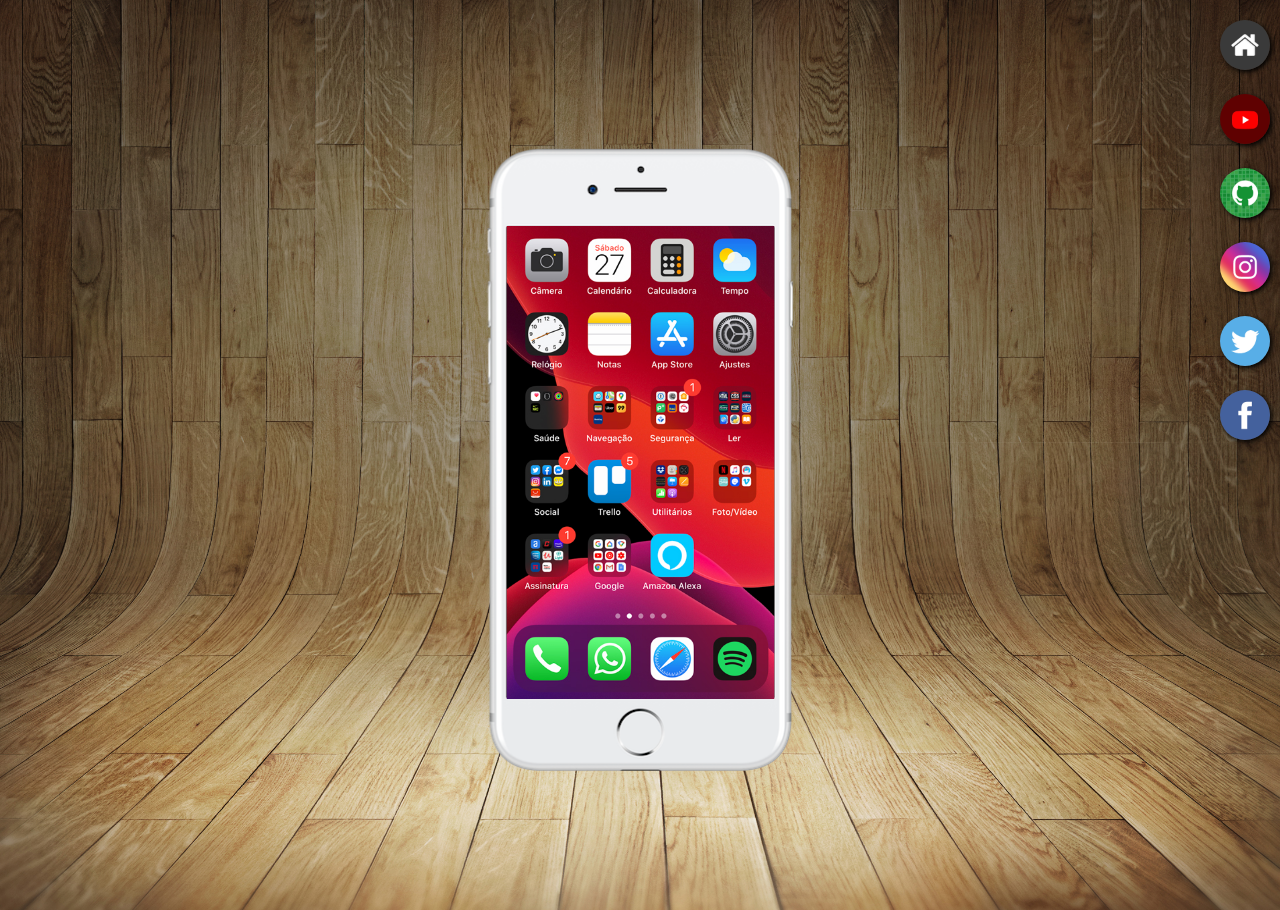
<file: index.html>
<!DOCTYPE html>
<html lang="en">
<head>
    <meta charset="UTF-8">
    <meta name="viewport" content="width=device-width, initial-scale=1.0">
    <link rel="shortcut icon" href="favicon.ico" type="image/x-icon">
    <link rel="stylesheet" href="Estilos/style.css">
    <title>Projecto Redes Sociais</title>
</head>
<body>
    <main>
        <section id="telefone">
            <iframe src="home.html" frameborder="0" name="tela" id="tela"></iframe>
        </section>

        <section id="redesSociais">
            <a href="home.html" target="tela"><img src="imagens/logo-home.jpg" alt="Home"></a><br>

            <a href="youtube.html" target="tela"><img src="imagens/logo-youtube.jpg" alt="Youtube"></a><br>

            <a href="github.html" target="tela"><img src="imagens/logo-github.jpg" alt="Github"></a><br>

            <a href="instagram.html" target="tela"><img src="imagens/logo-instagram.jpg" alt="Instagram"></a><br>

            <a href="twitter.html" target="tela"><img src="imagens/logo-twitter.jpg" alt="Twitter"></a><br>

            <a href="facebook.html" target="tela"><img src="imagens/logo-facebook.jpg" alt="Facebook"></a><br>
        </section>
    </main>
</body>
</html>
</file>
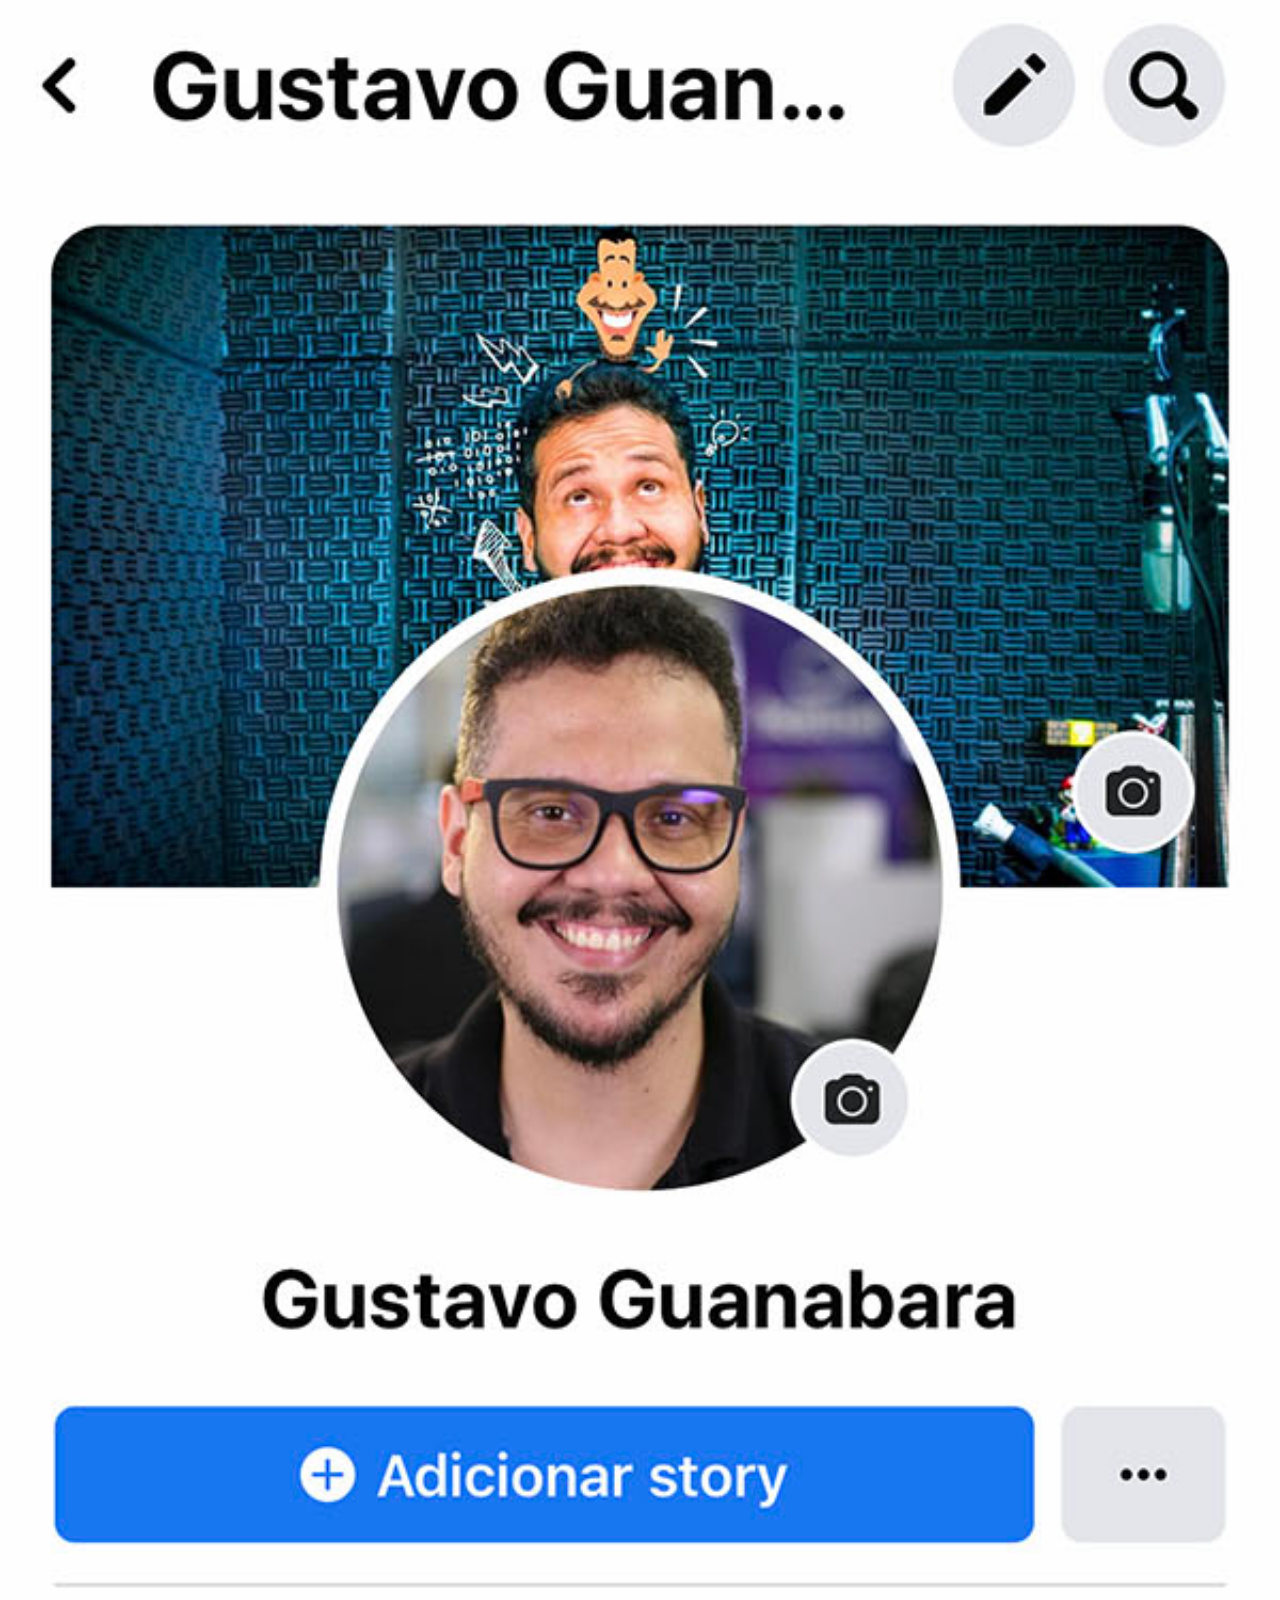
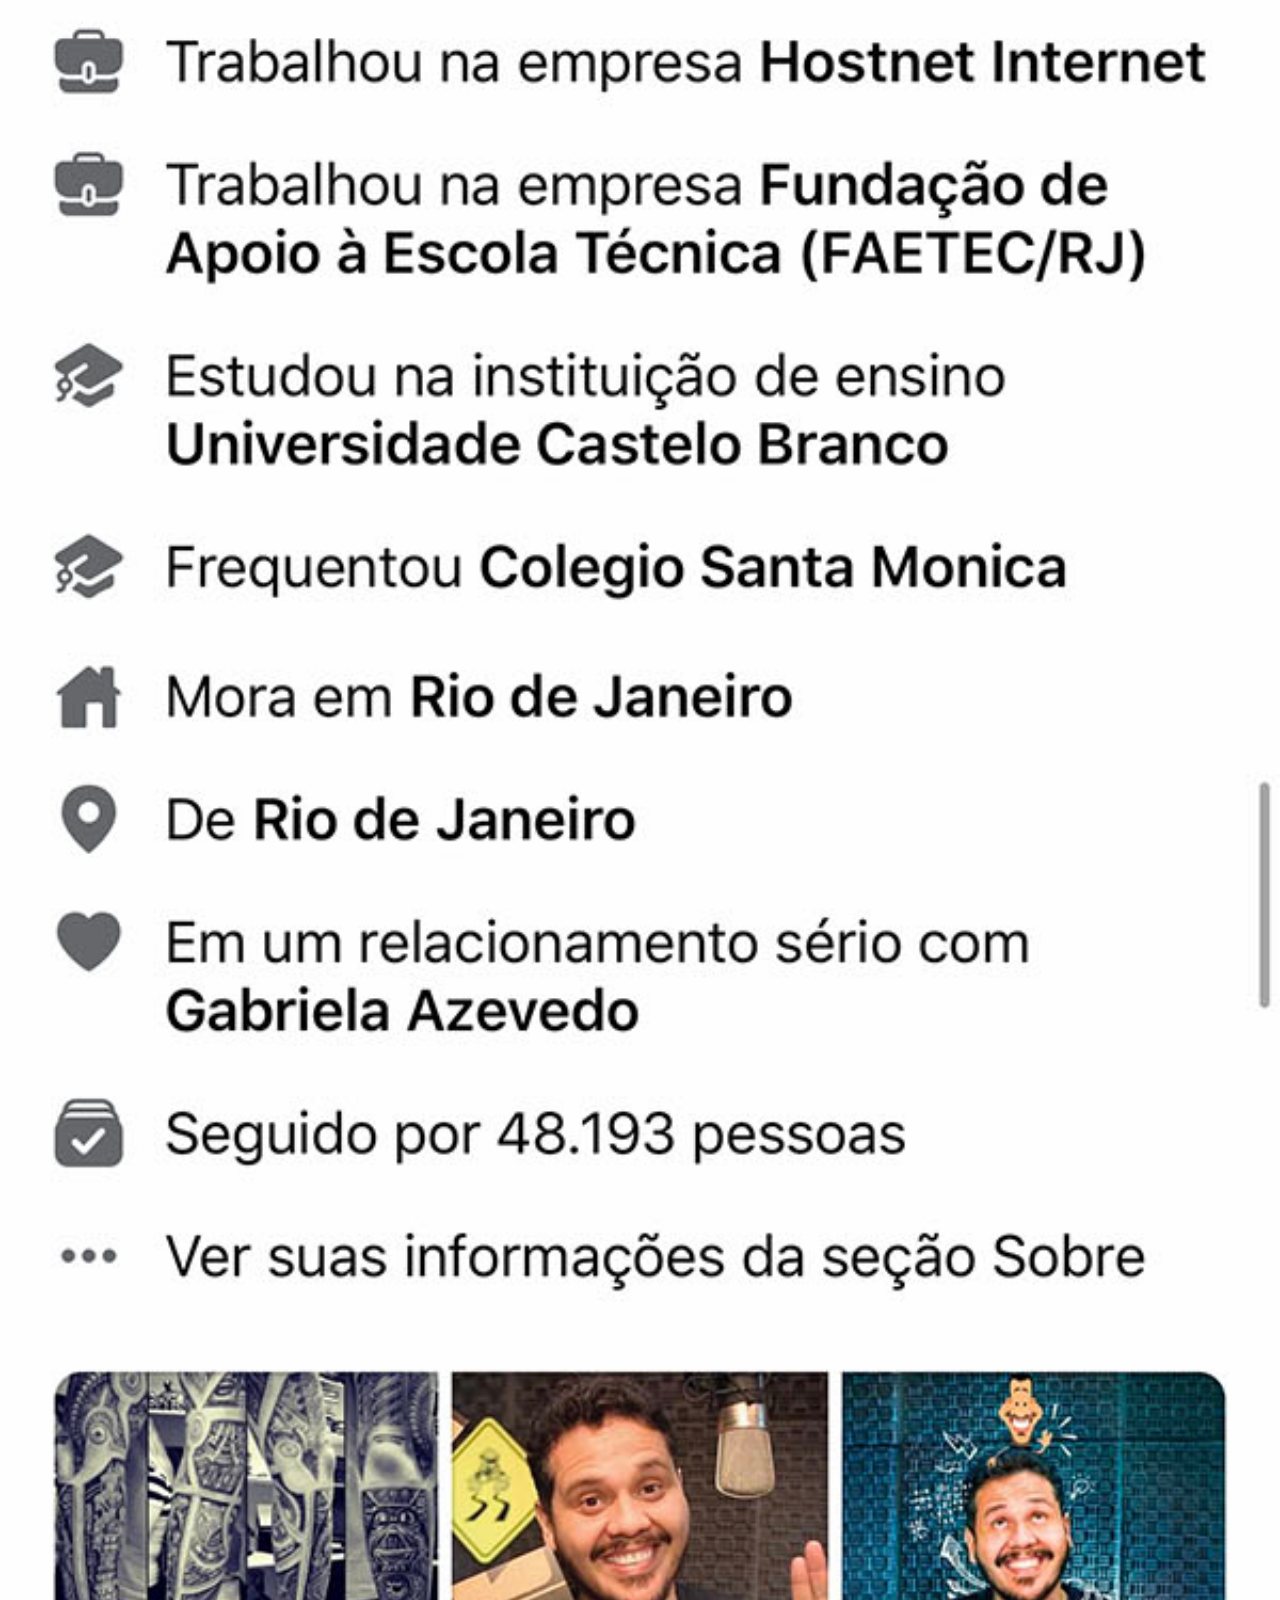
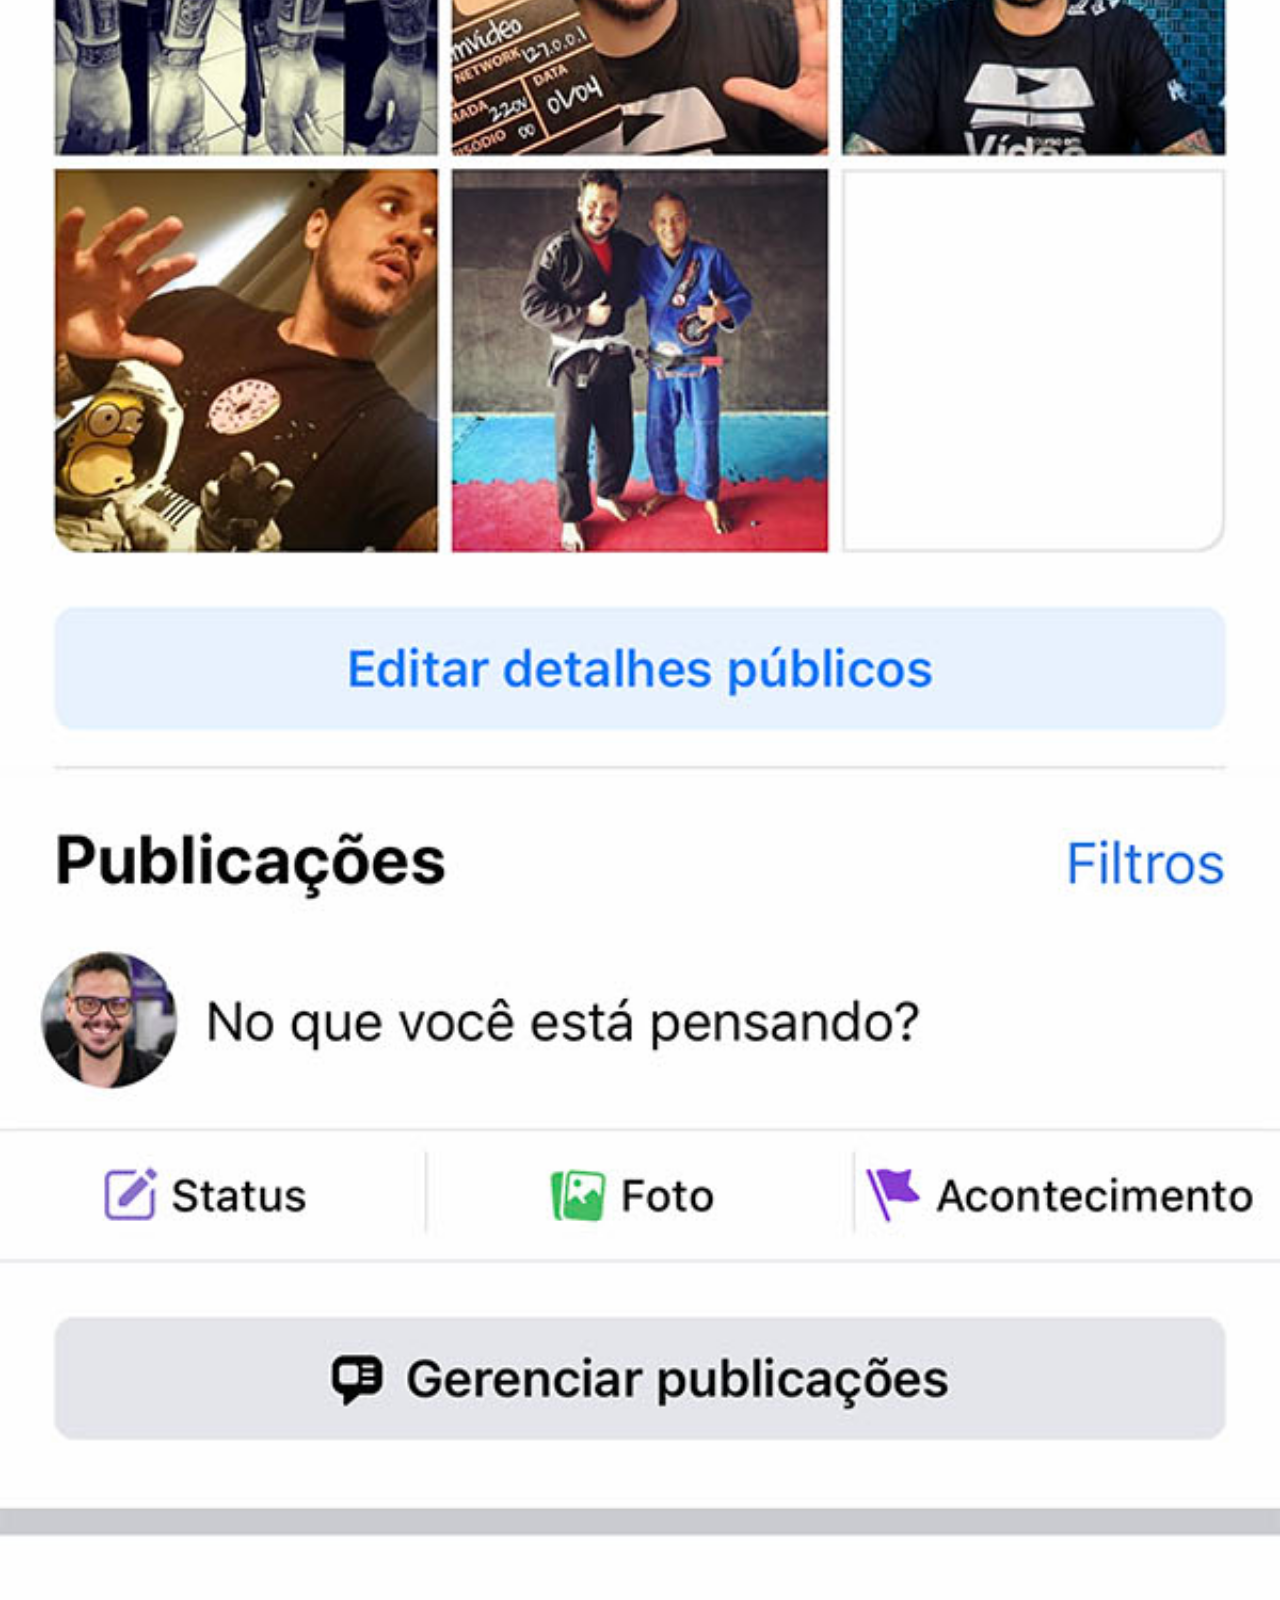
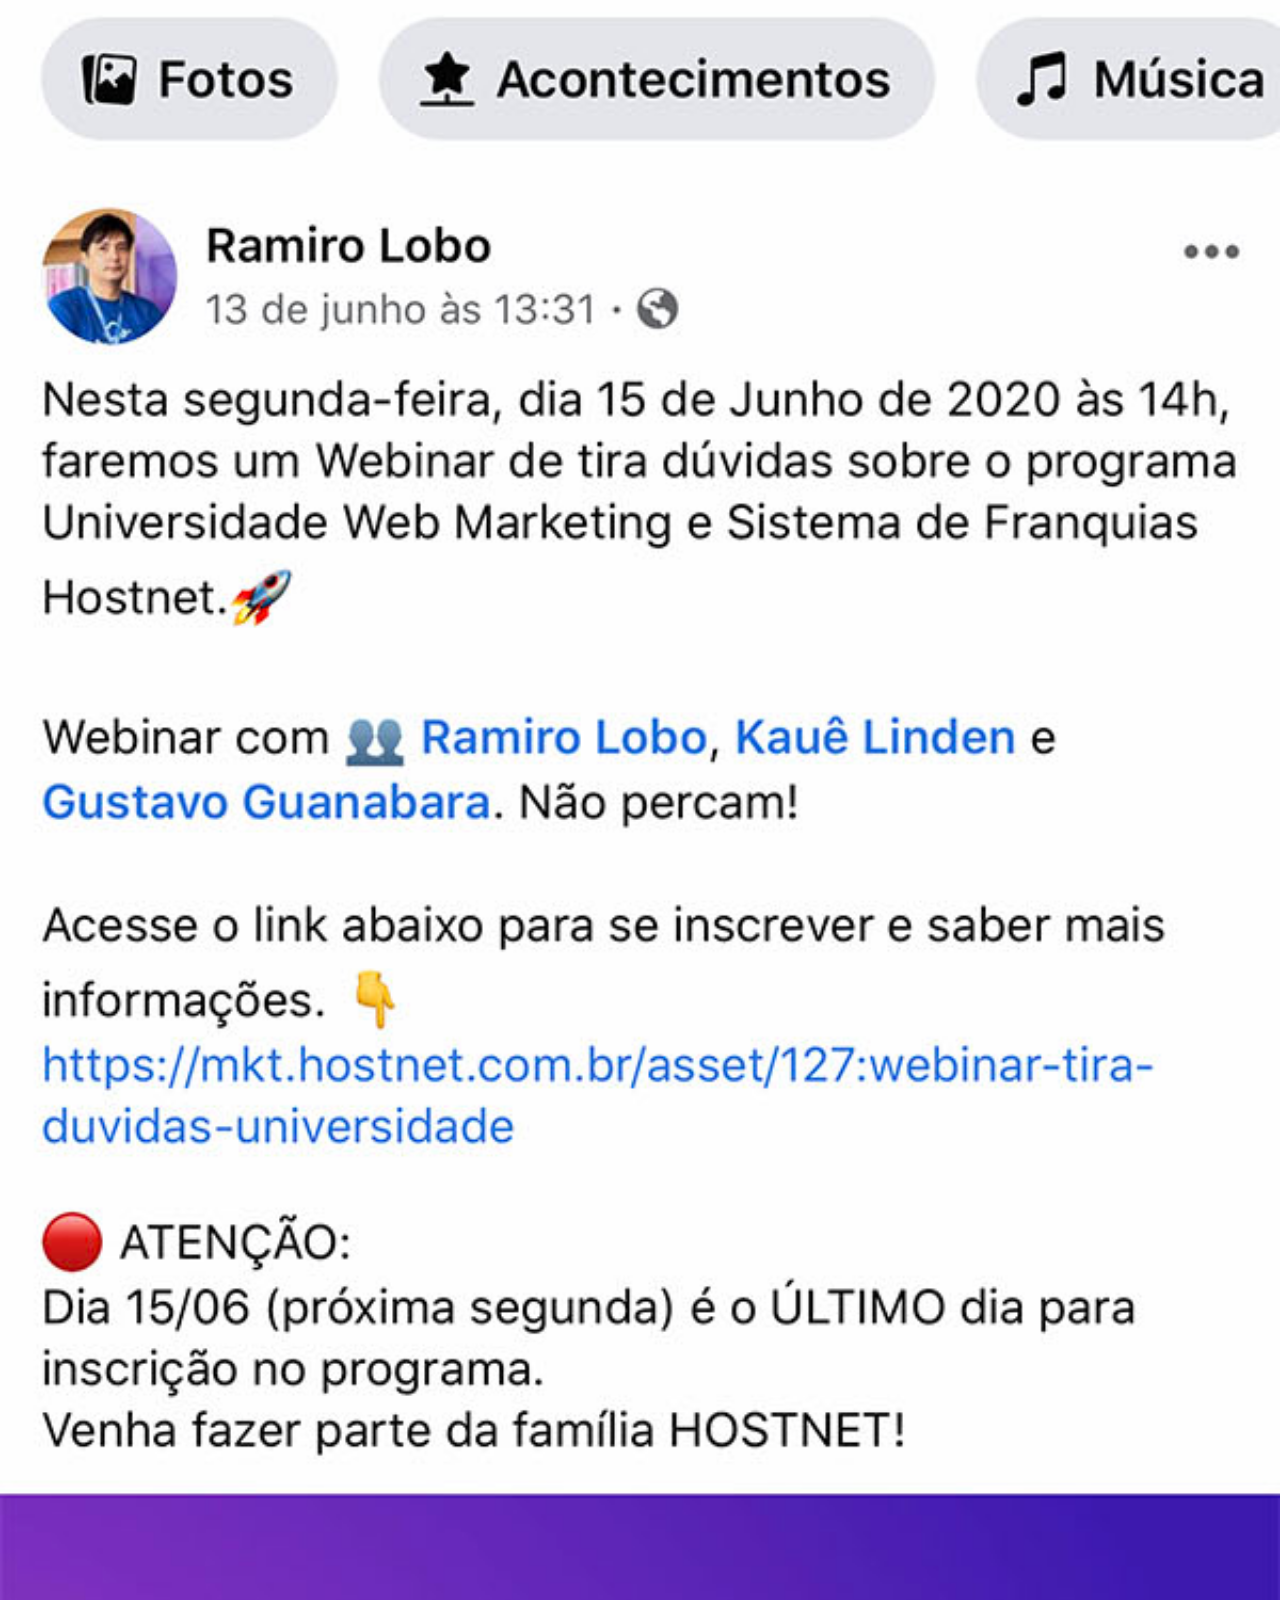
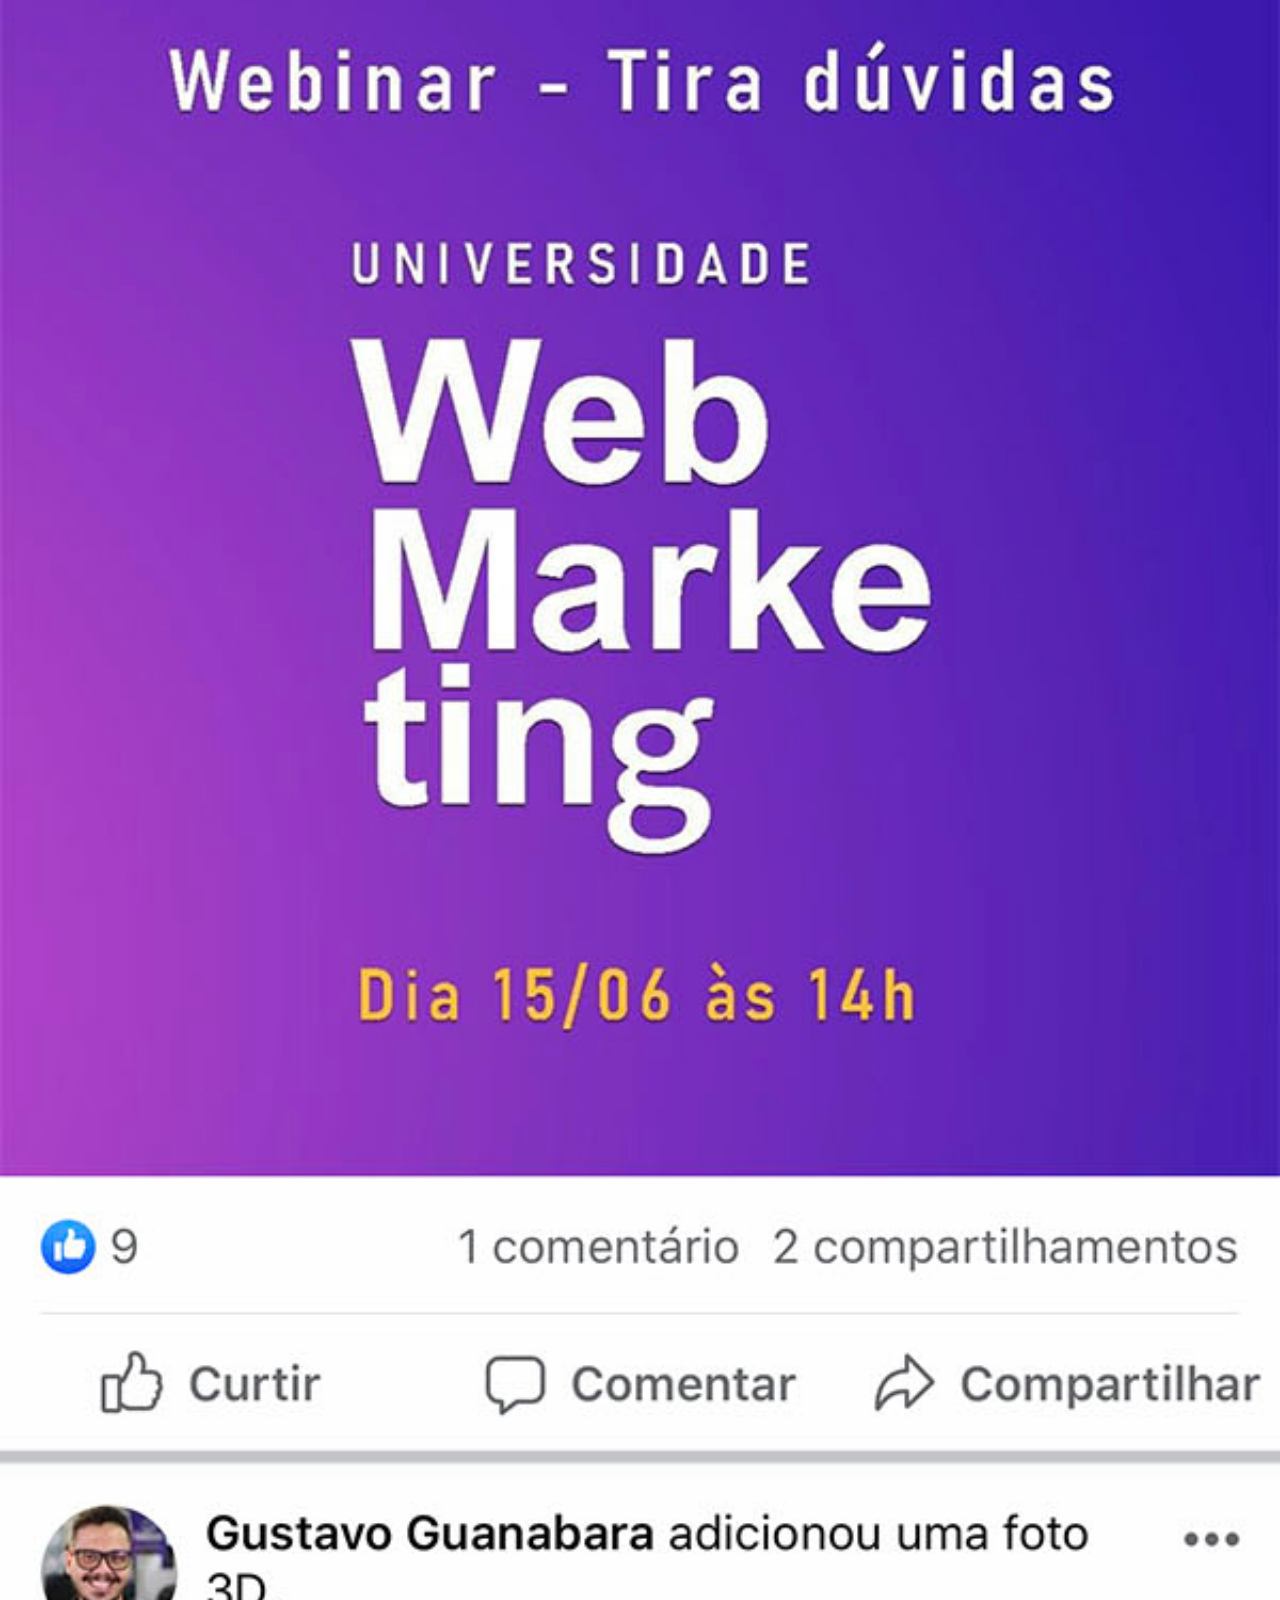
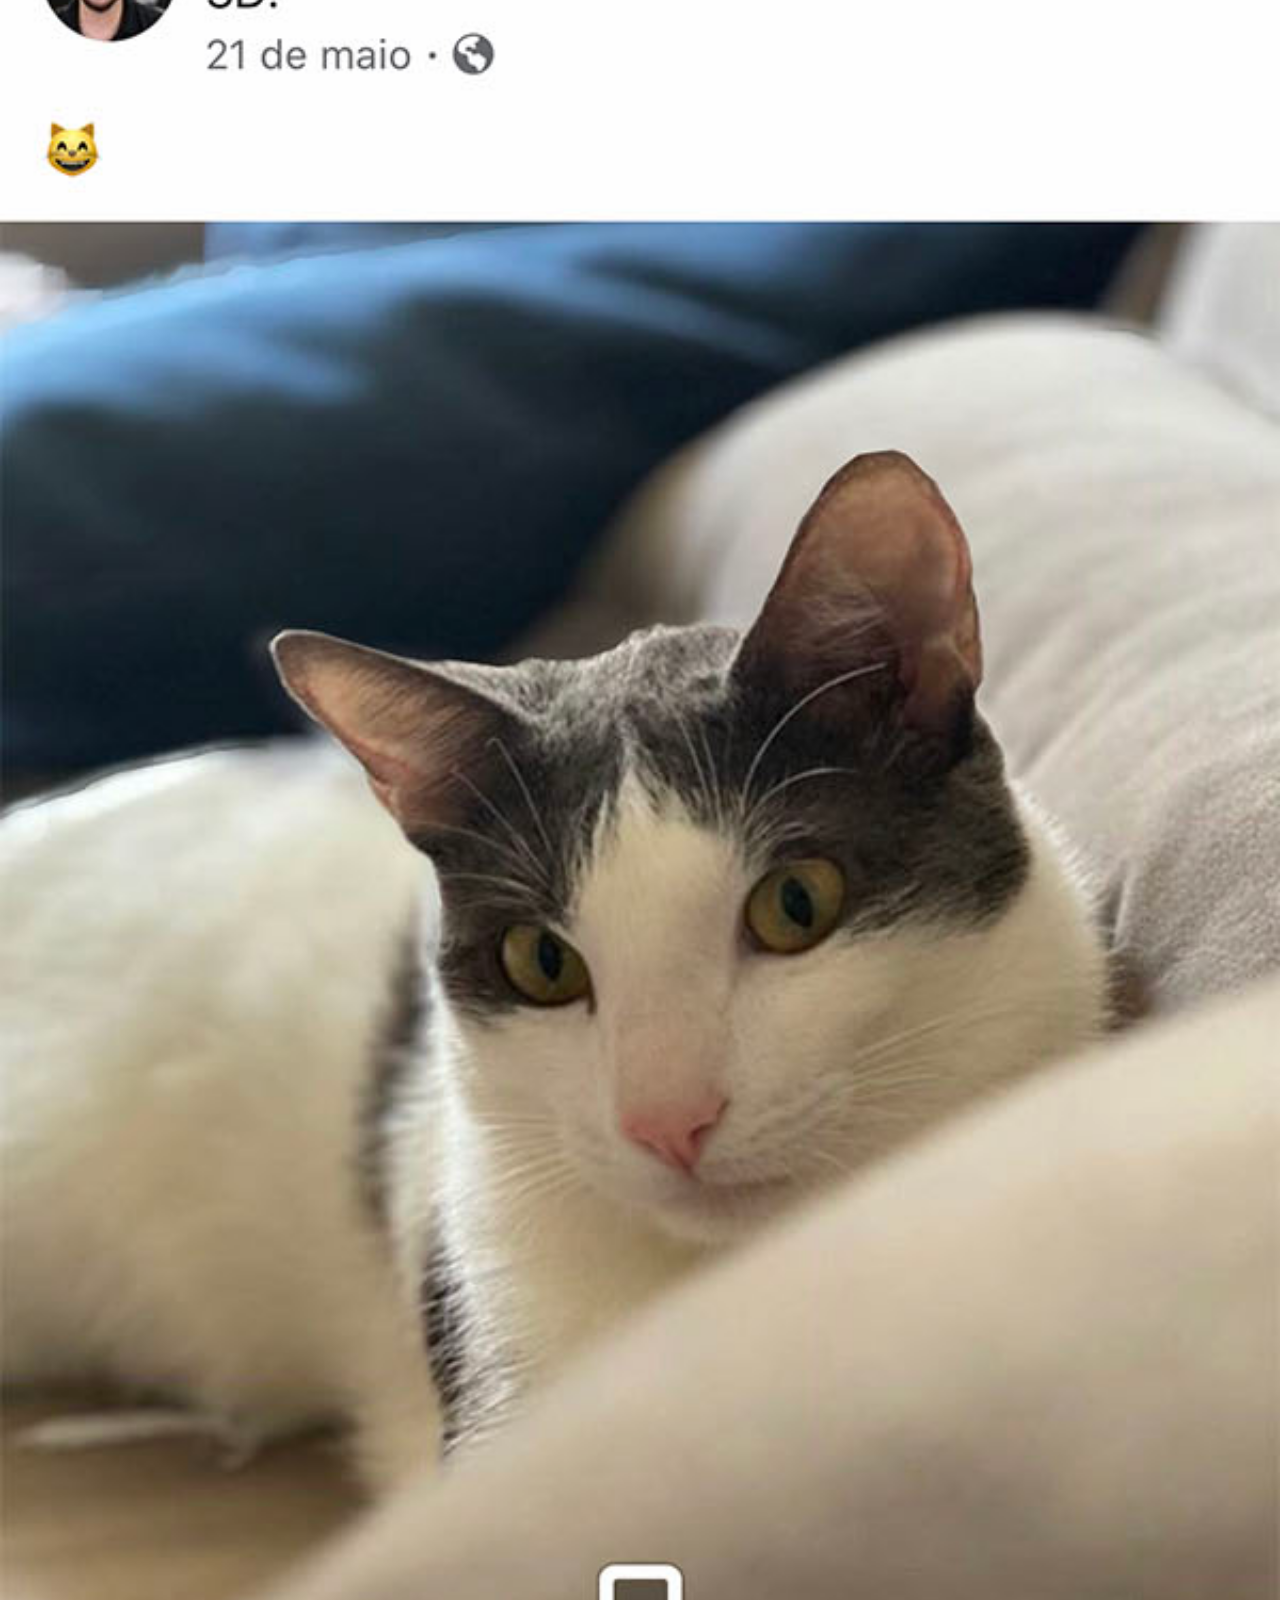
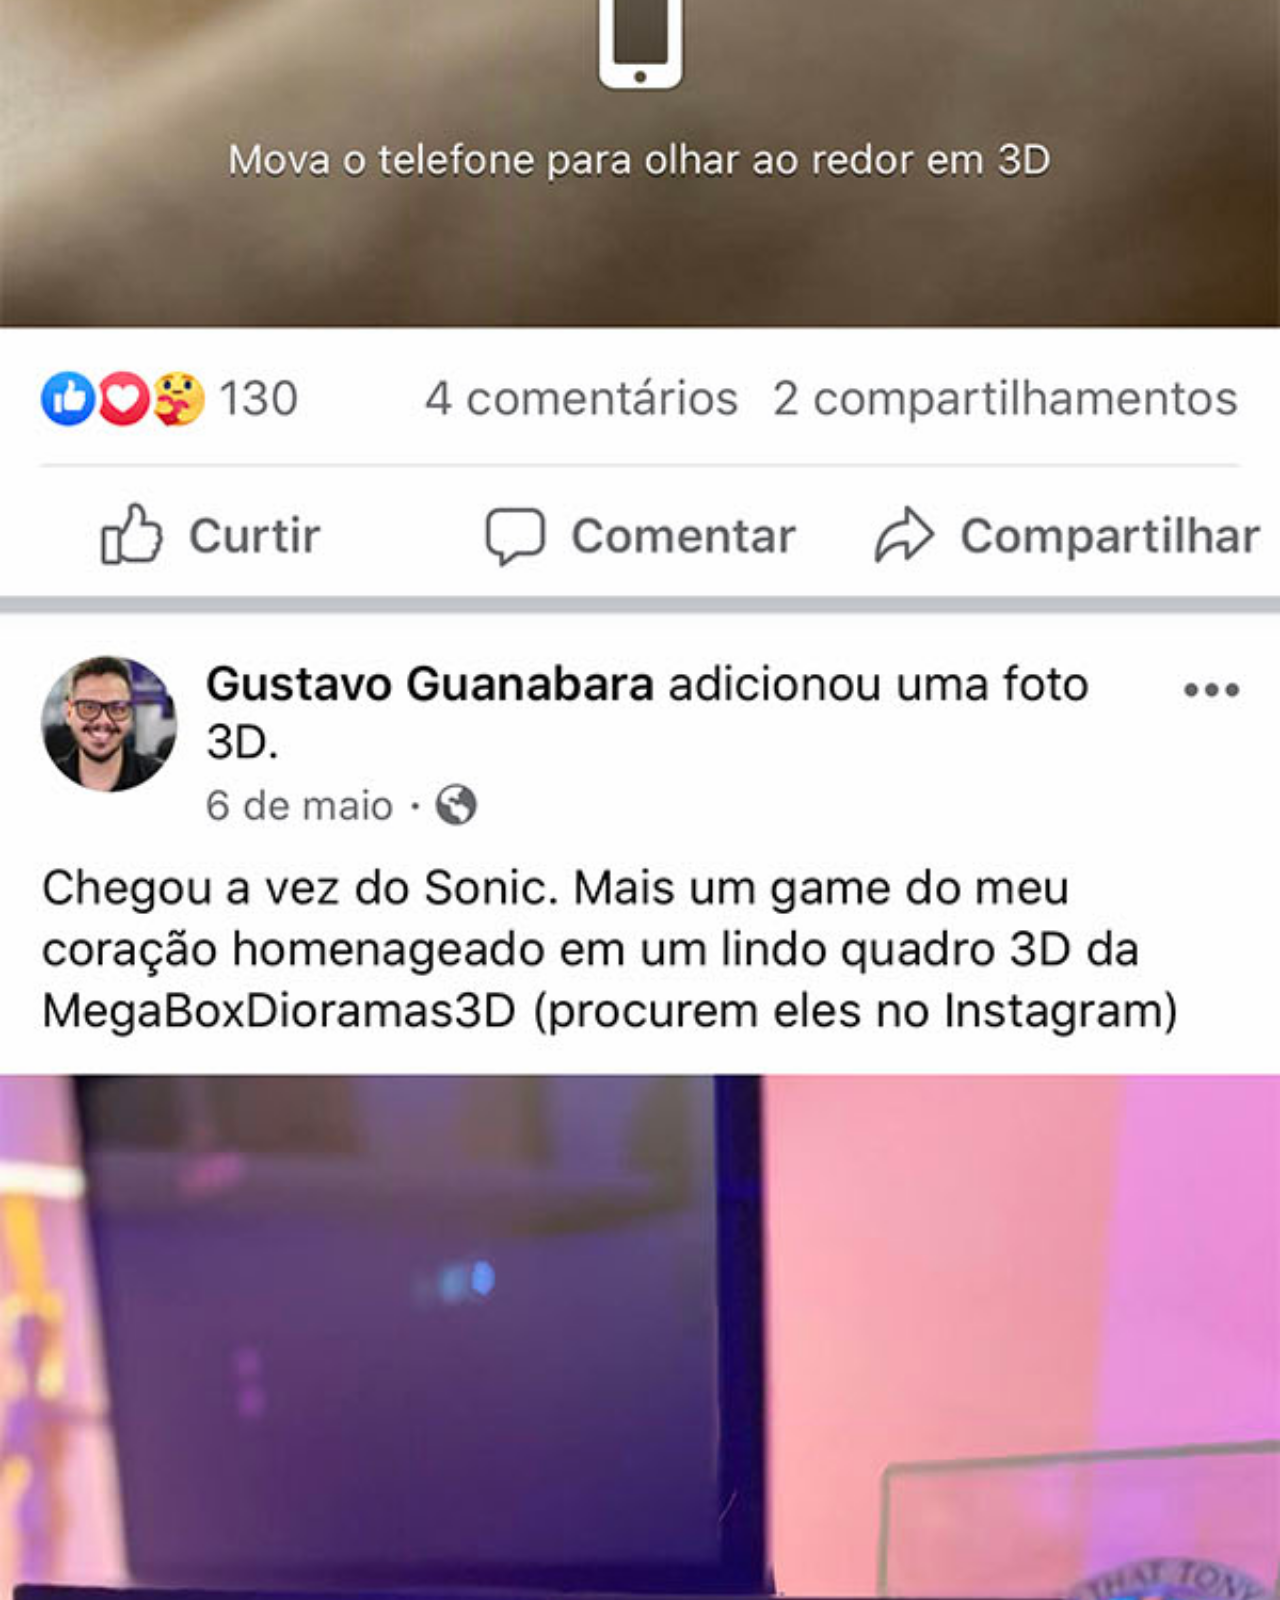
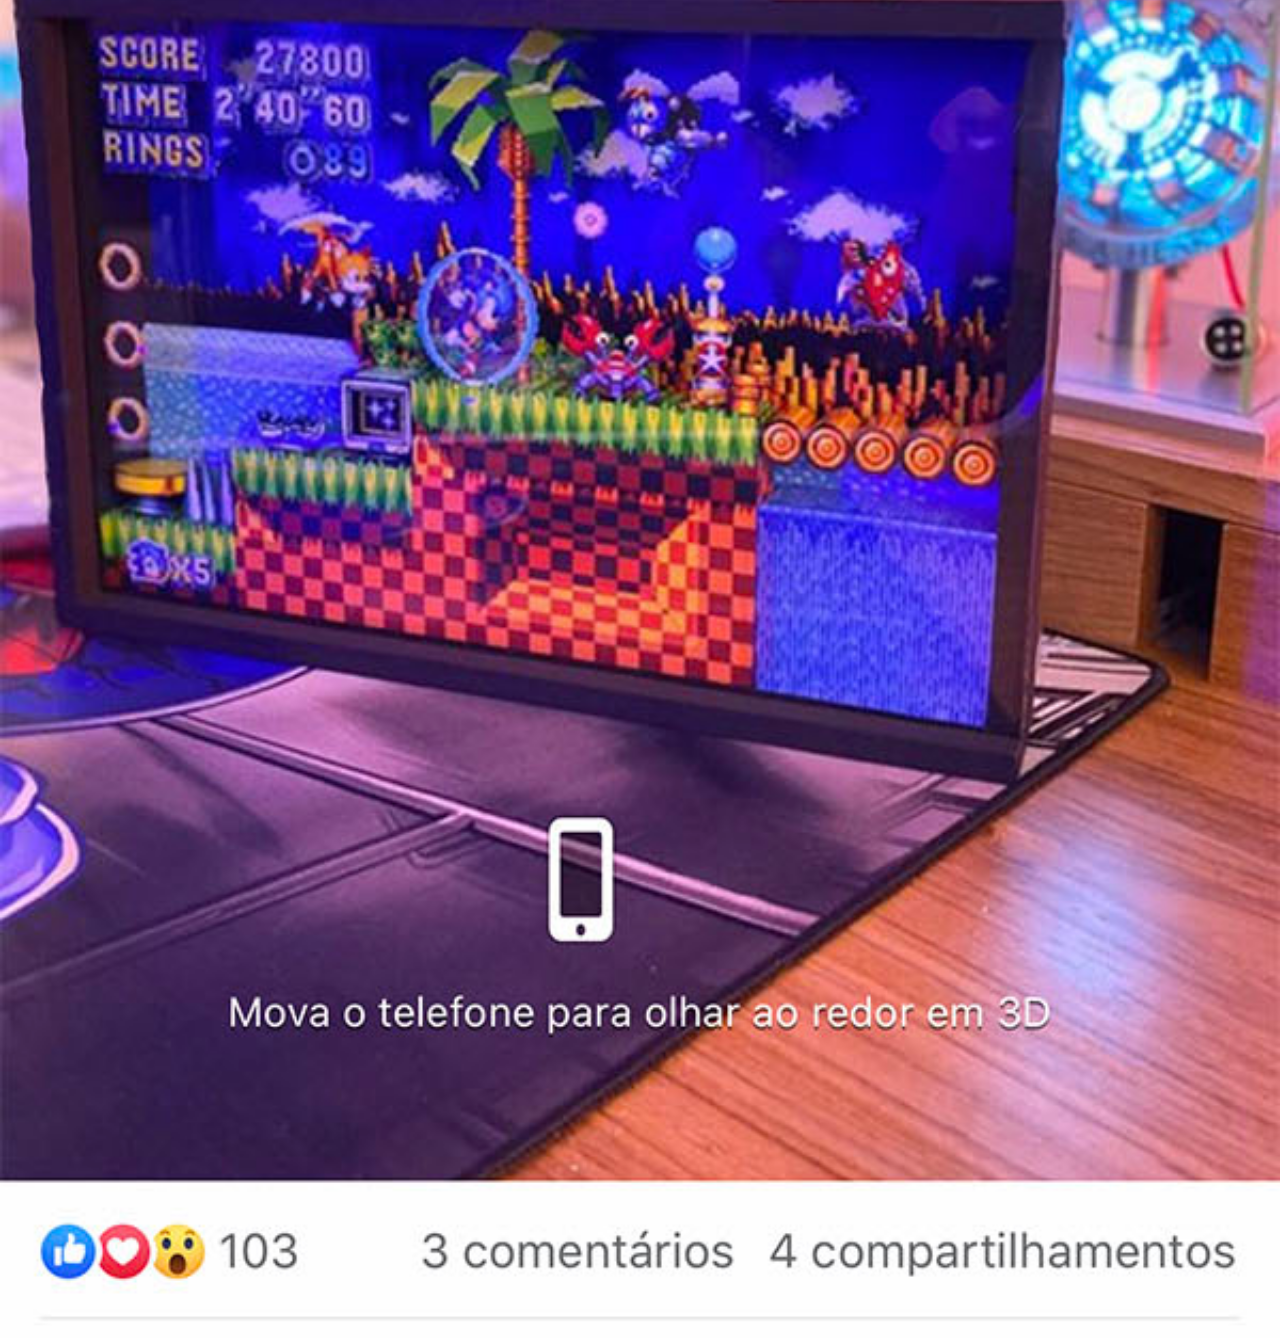
<file: facebook.html>
<!DOCTYPE html>
<html lang="en">
<head>
    <meta charset="UTF-8">
    <meta name="viewport" content="width=\, initial-scale=1.0">

    <link rel="stylesheet" href="Estilos/styleIframe.css">
    <title>Document</title>
</head>
<body>
    <img src="imagens/tela-facebook.jpg" alt="facebook">
</body>
</html>
</file>
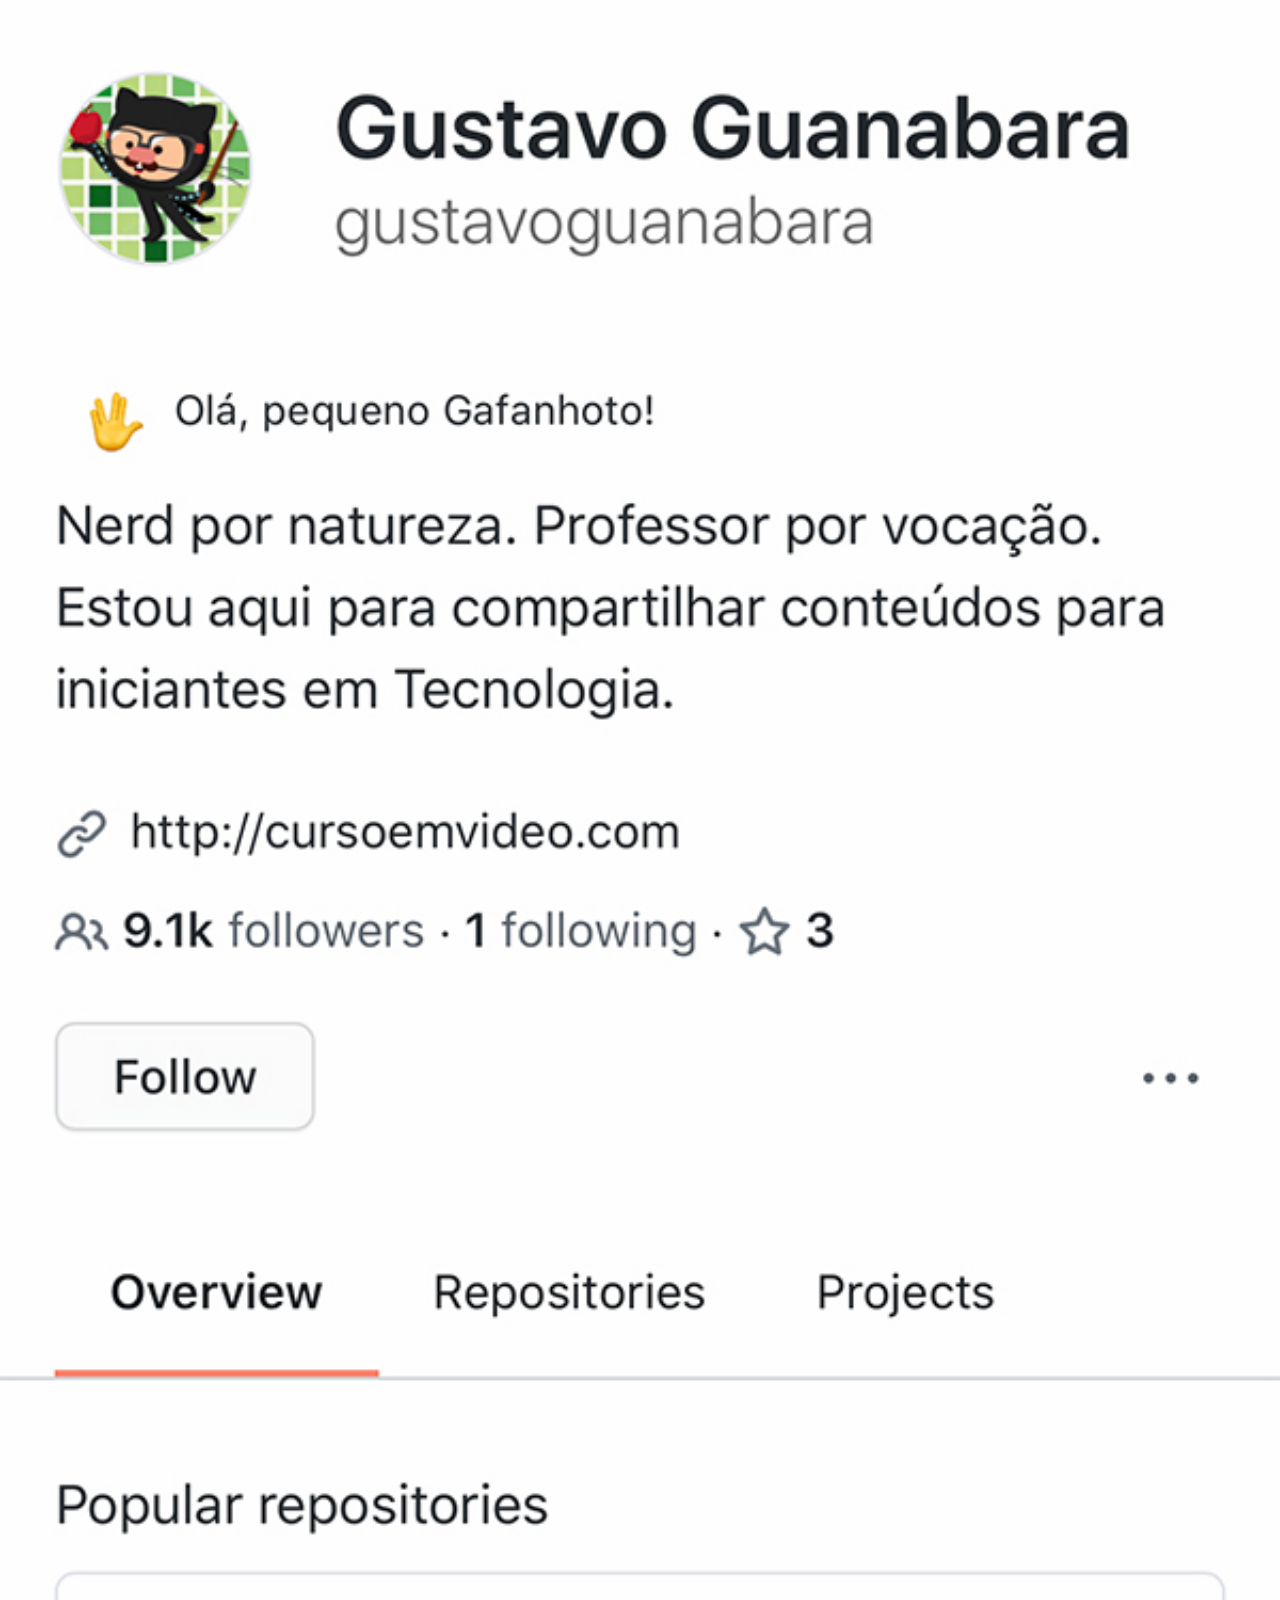
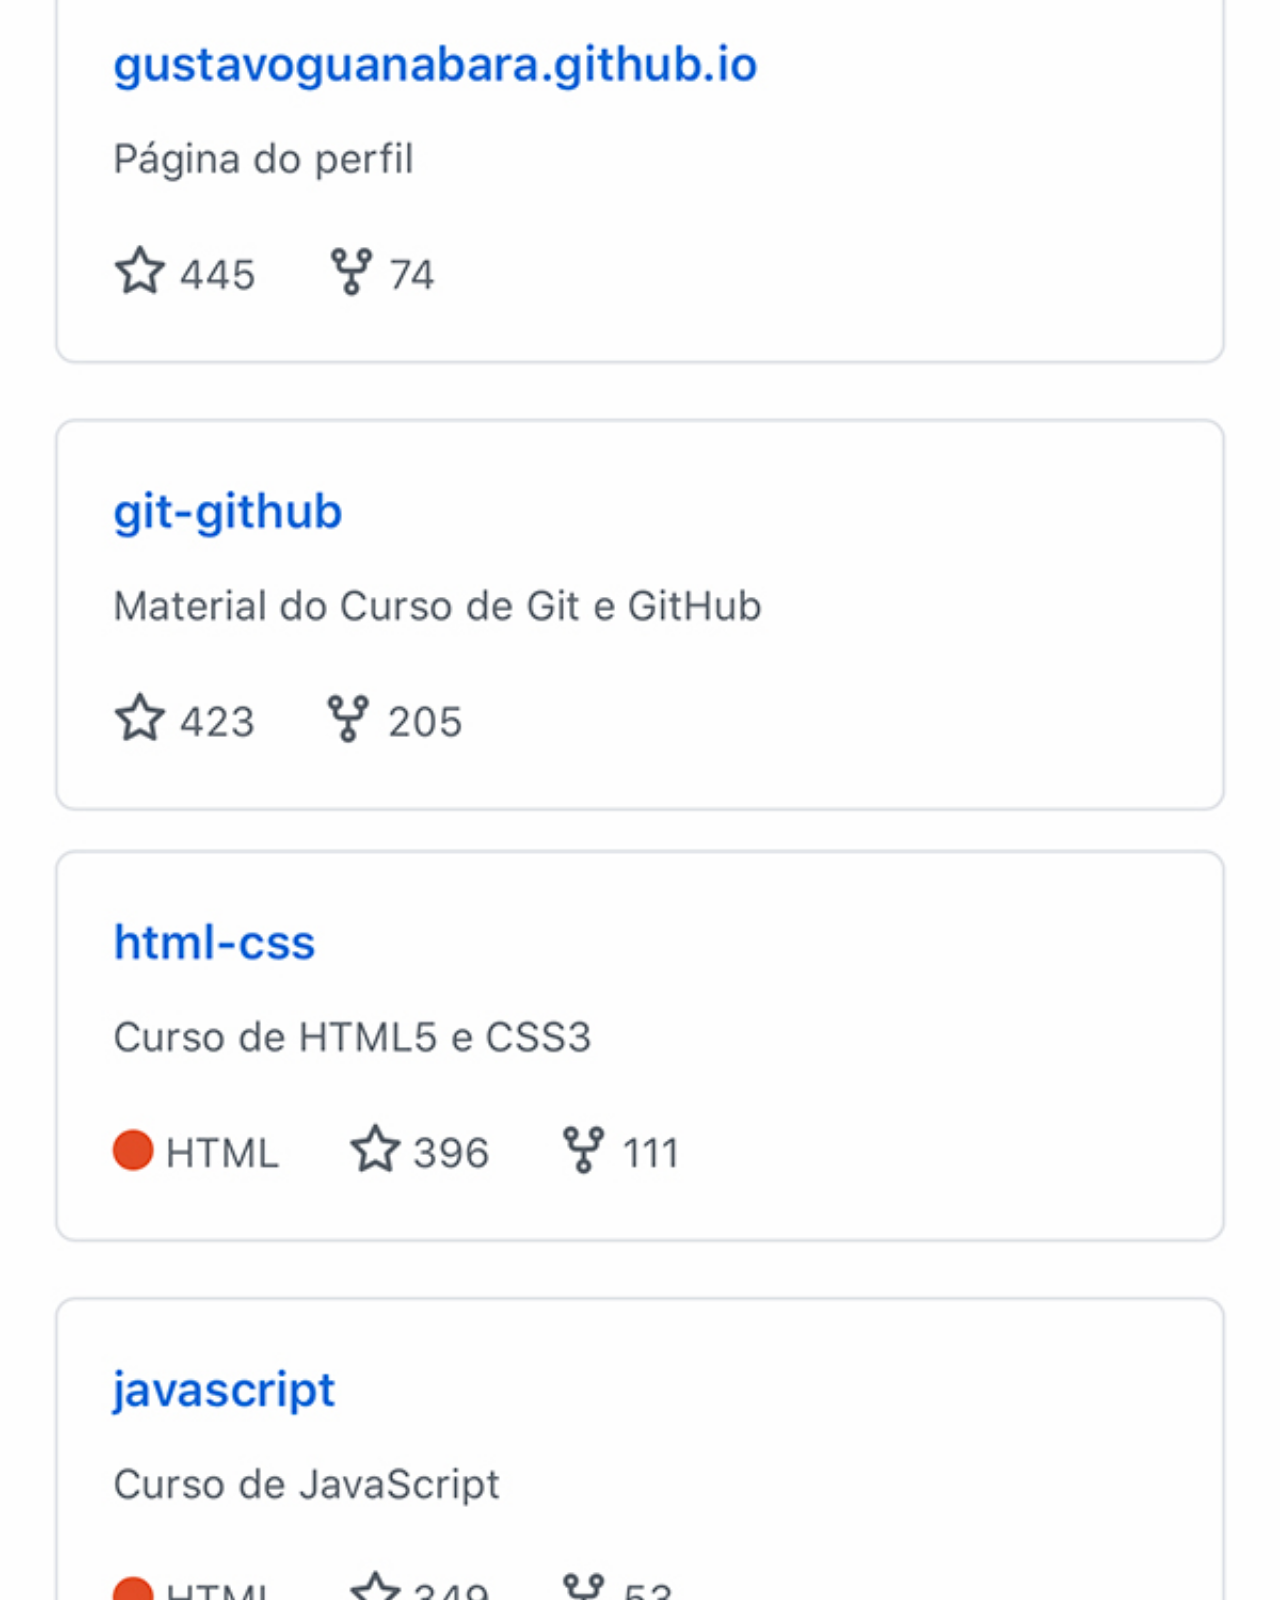
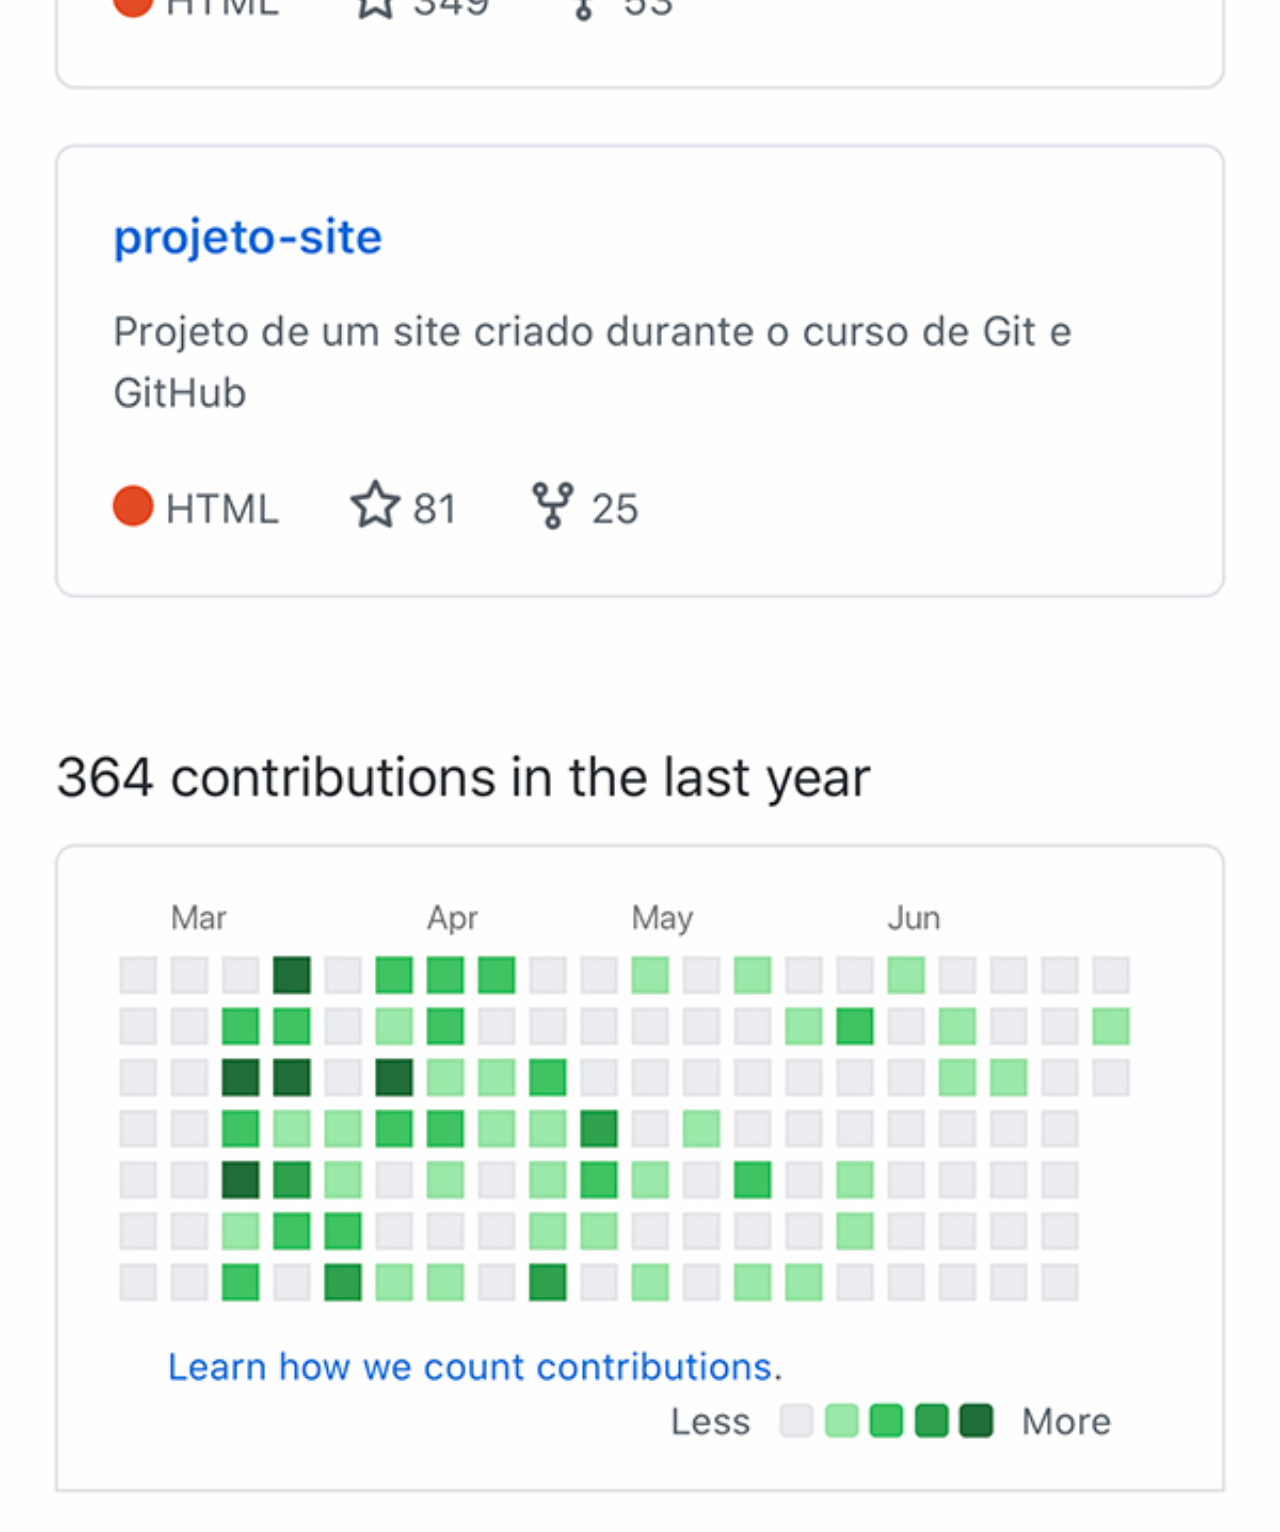
<file: github.html>
<!DOCTYPE html>
<html lang="en">
<head>
    <meta charset="UTF-8">
    <meta name="viewport" content="width=device-width, initial-scale=1.0">

    <link rel="stylesheet" href="Estilos/styleIframe.css">
    <title>Document</title>
    </style>
</head>
<body>
    <img src="imagens/tela-github.jpg" alt="Github">
</body>
</html>
</file>
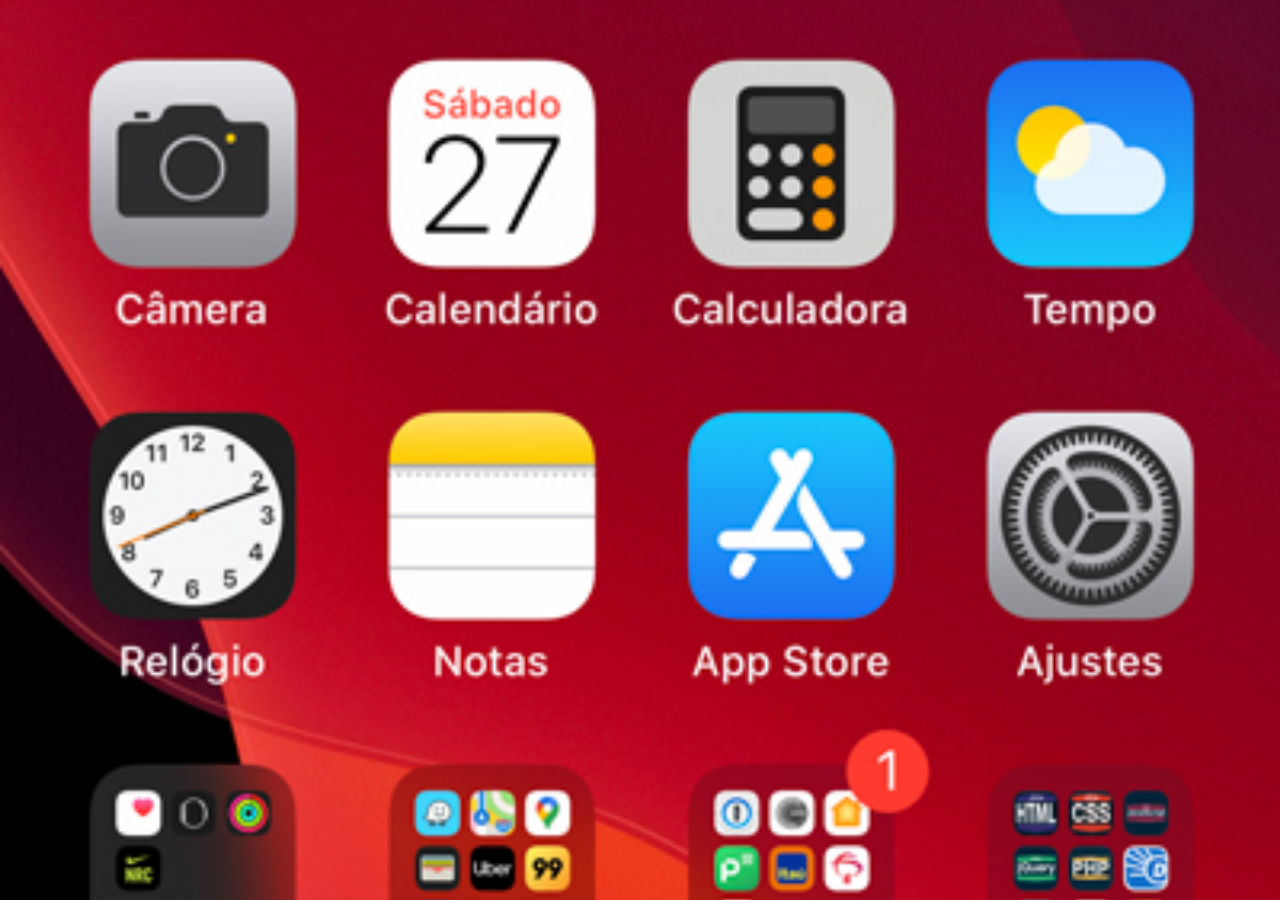
<file: home.html>
<!DOCTYPE html>
<html lang="en">
<head>
    <meta charset="UTF-8">
    <meta name="viewport" content="width=device-width, initial-scale=1.0">
    <title>Home</title>
</head>
<body>
    <style>
        *{
            margin: 0px;
            padding: 0px;
        }

        body{
            width: 100vw;
            background-image:url('imagens/tela-home.jpg');
            background-repeat: no-repeat;
            background-position: top center;
            background-size: cover;
        }
    </style>
</body>
</html>
</file>
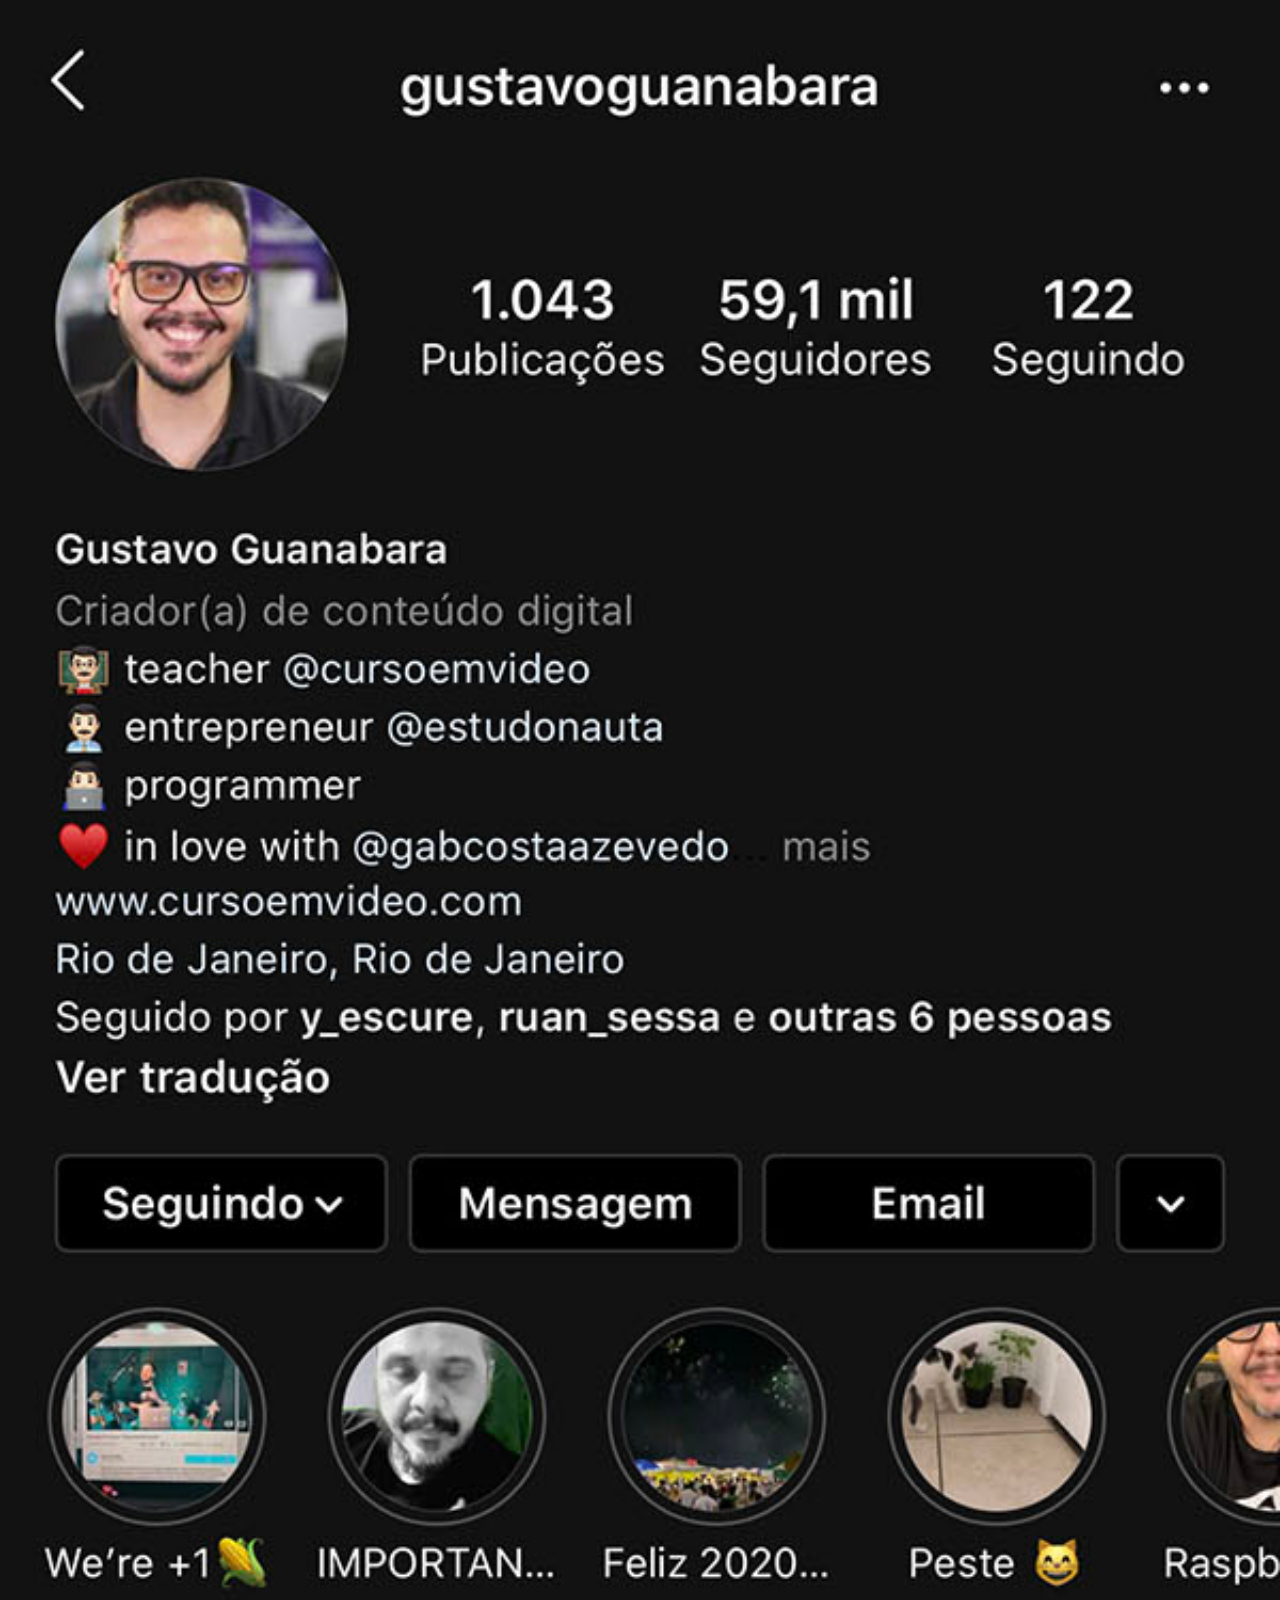
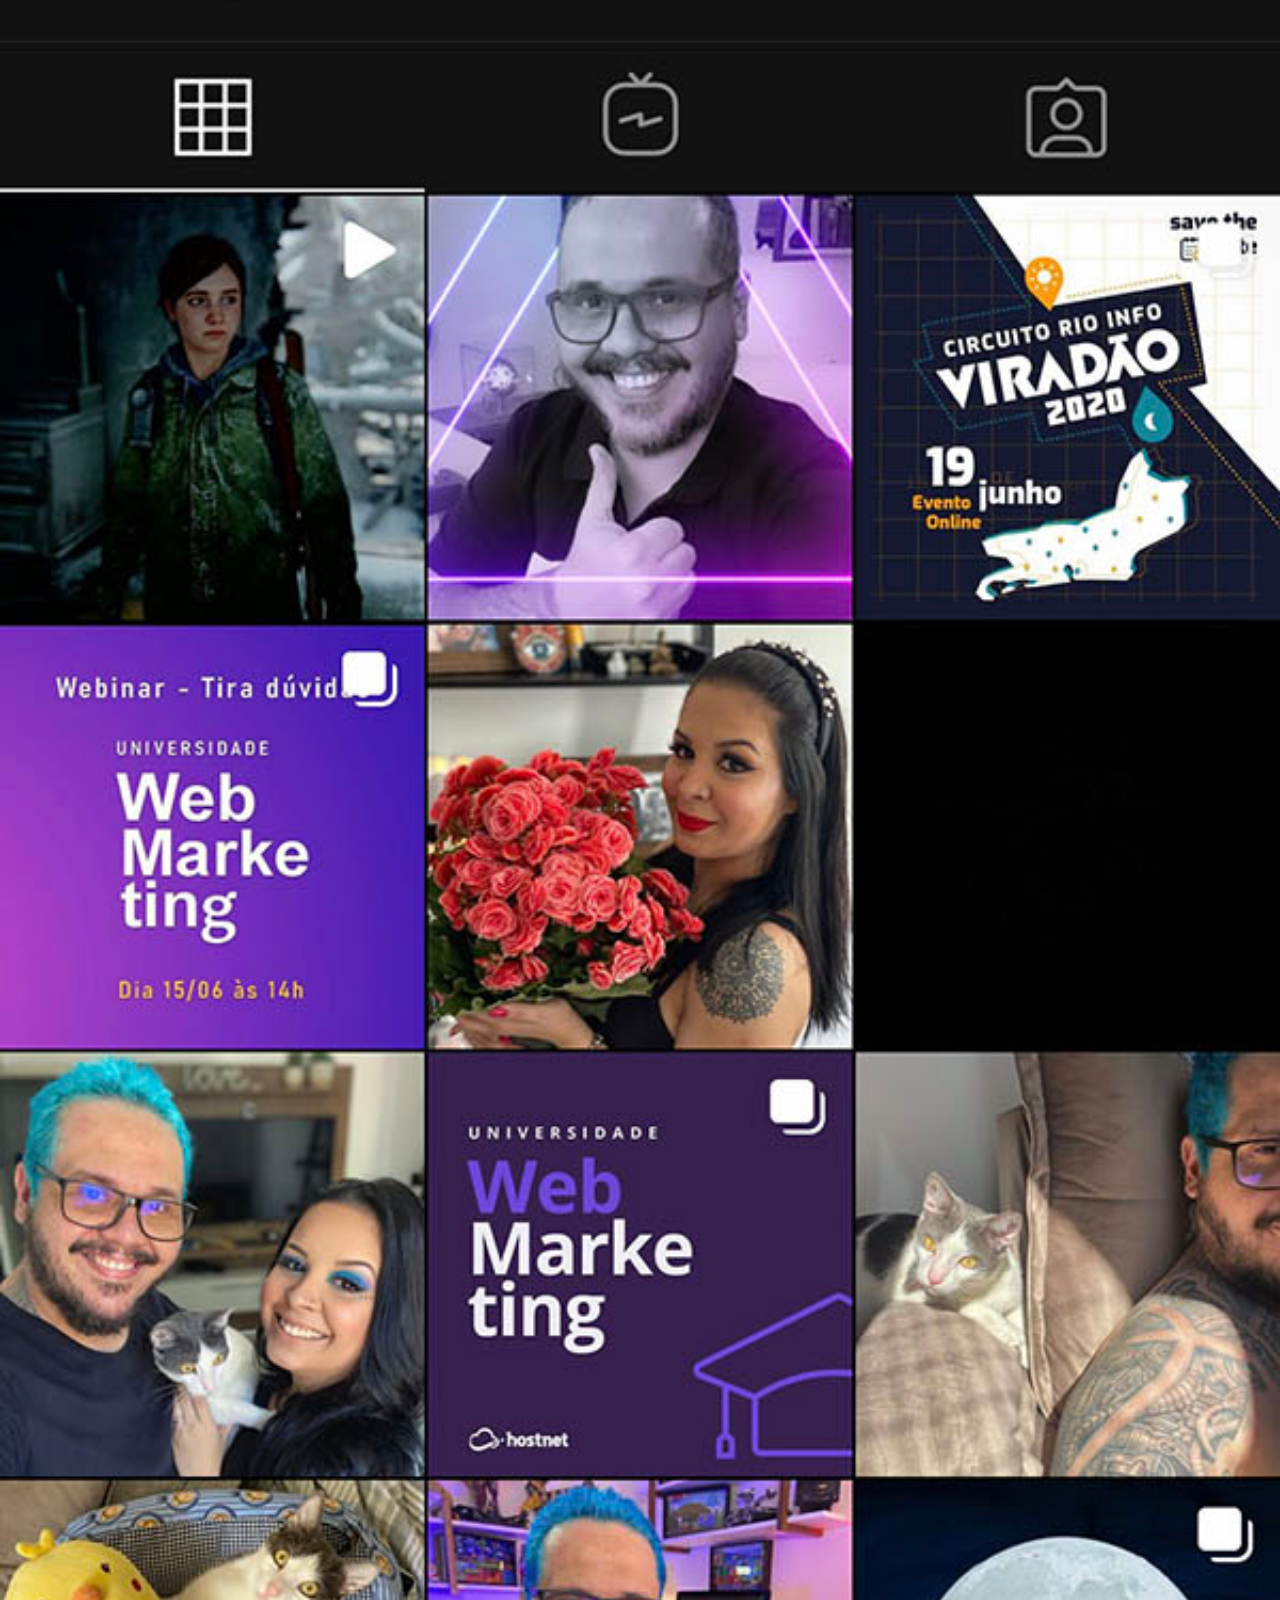
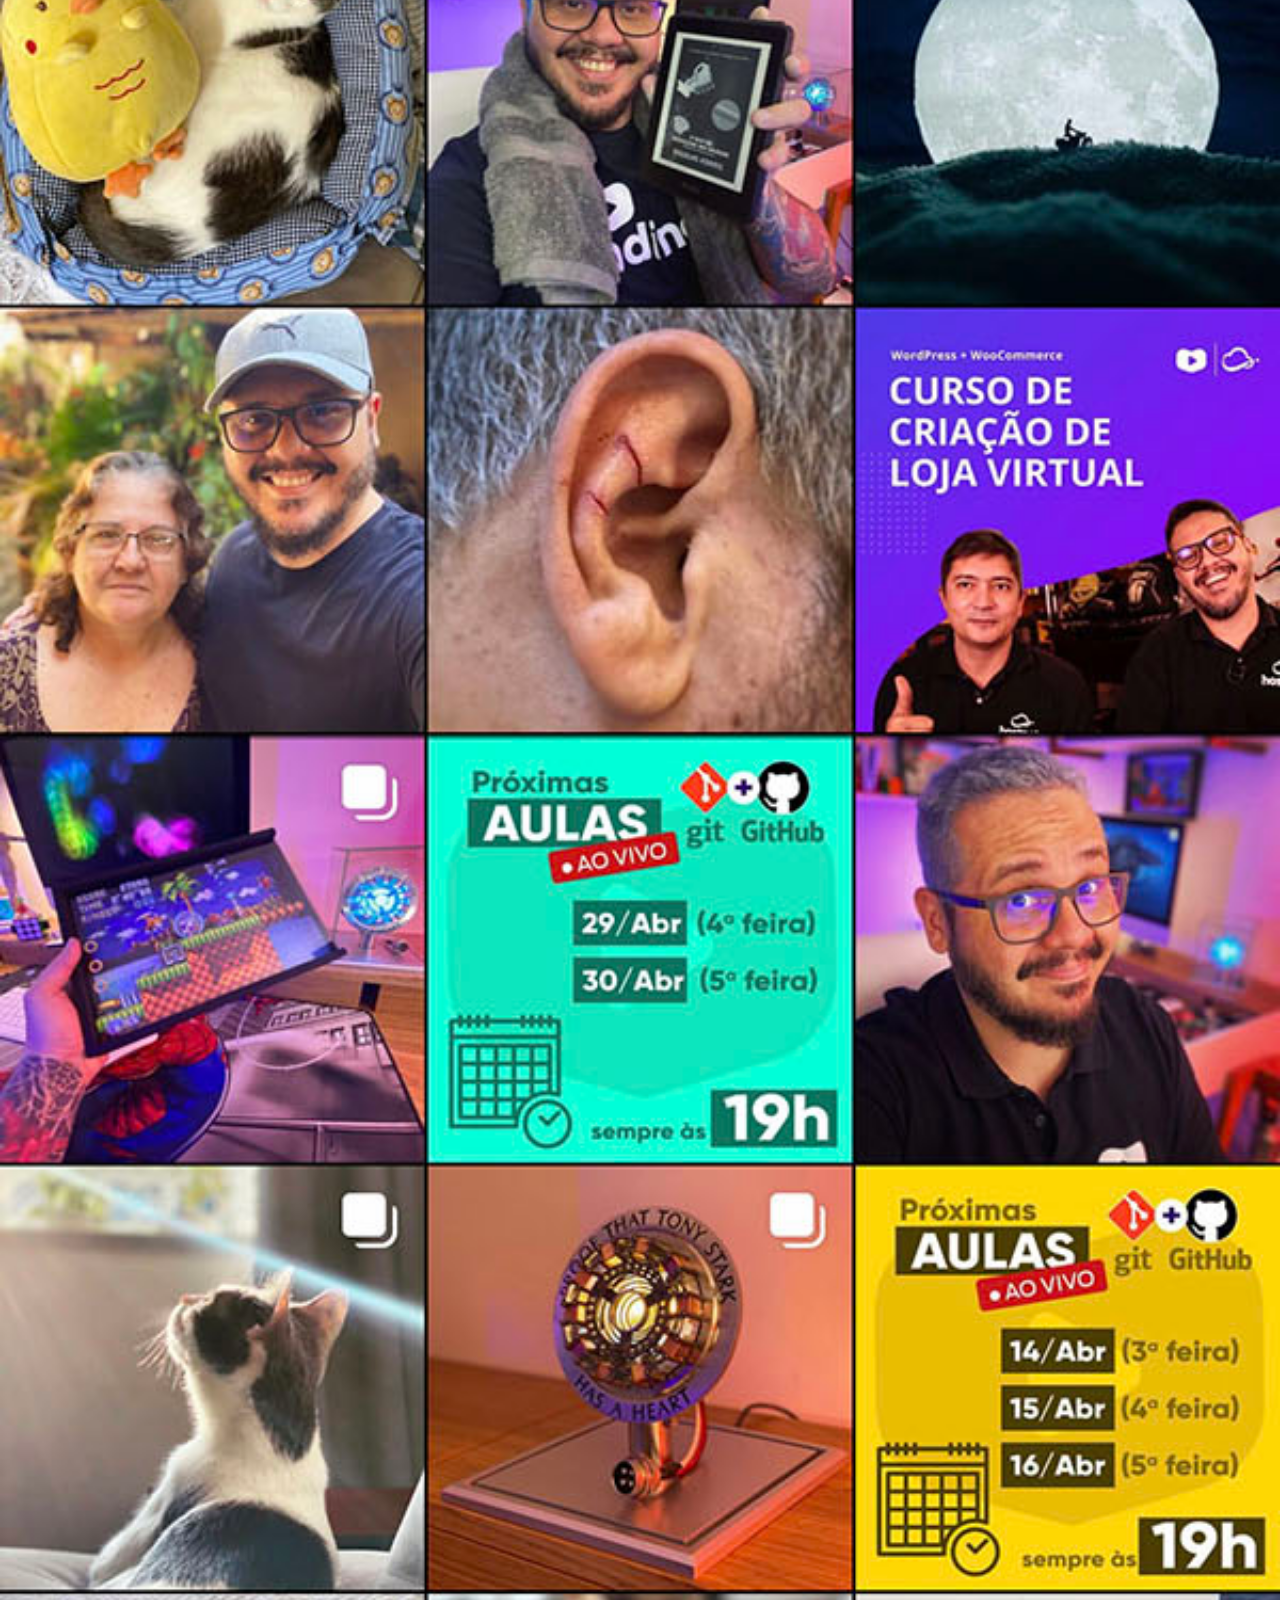
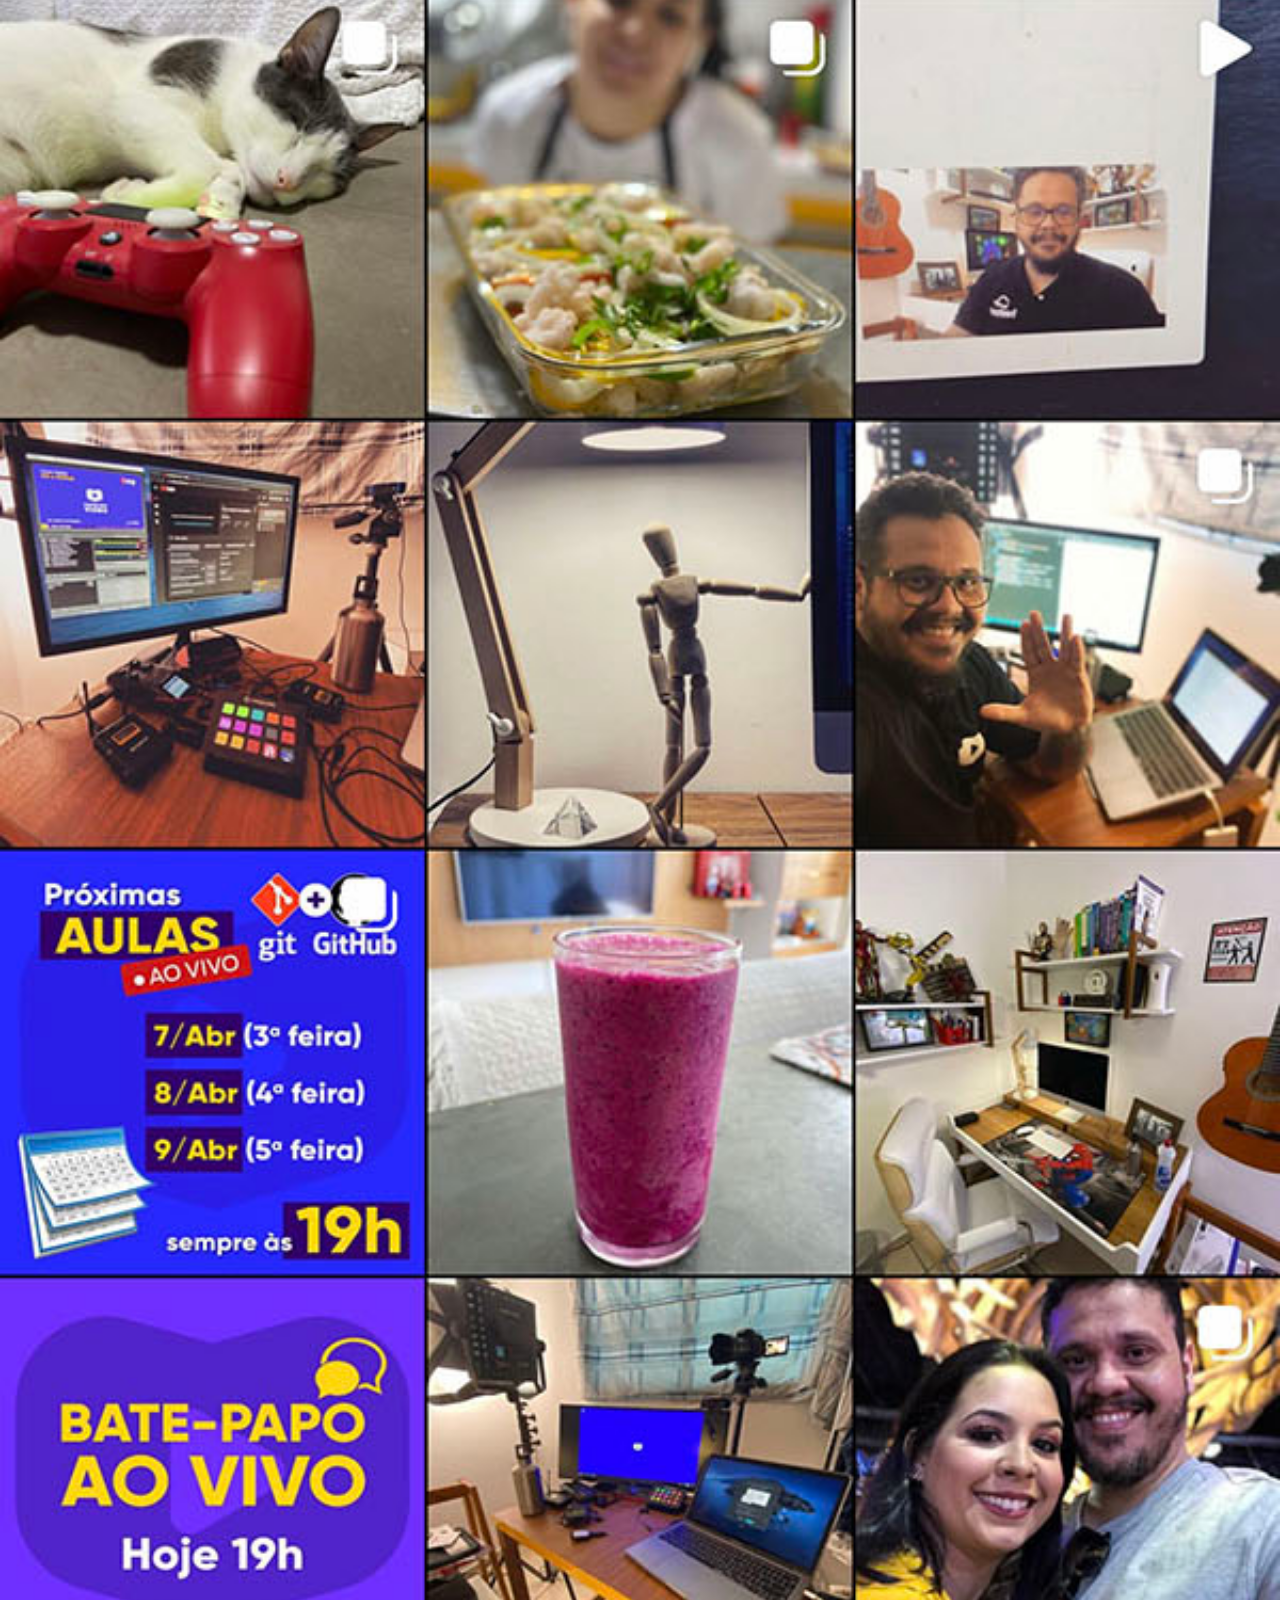
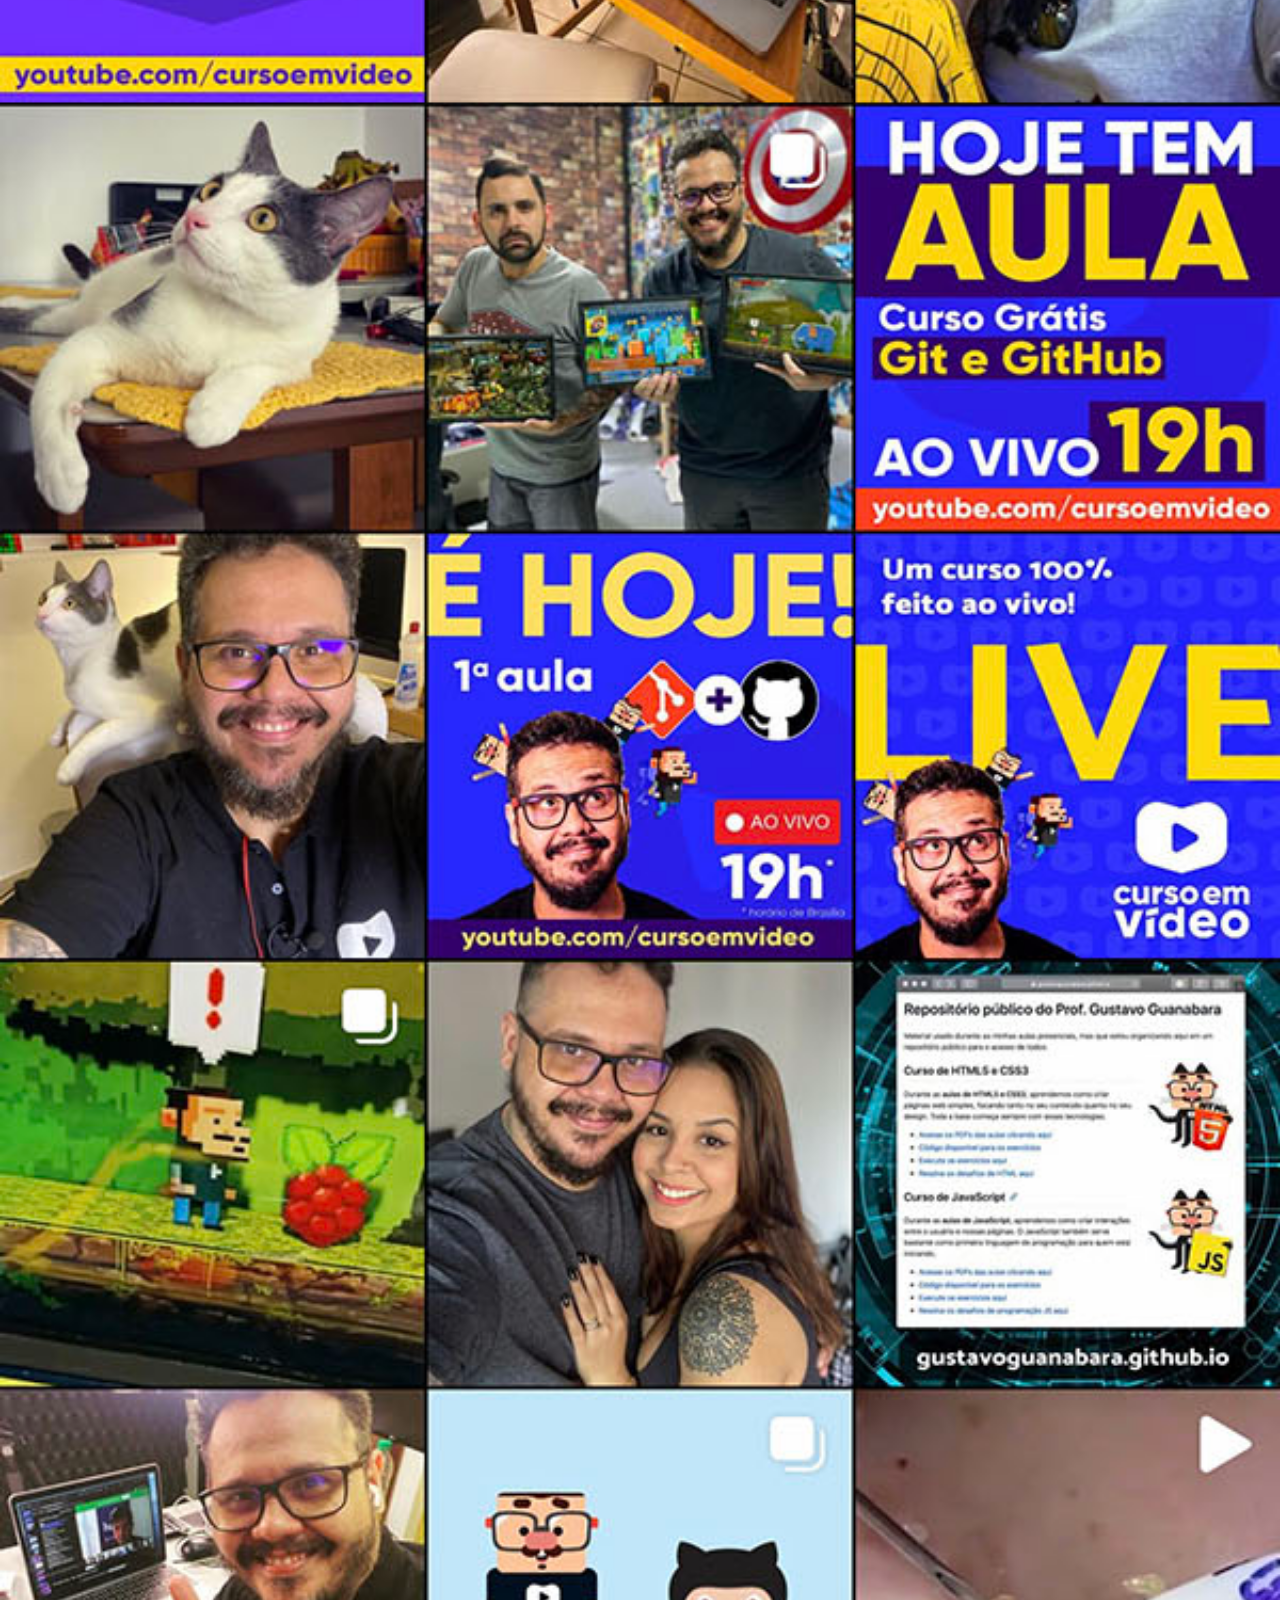
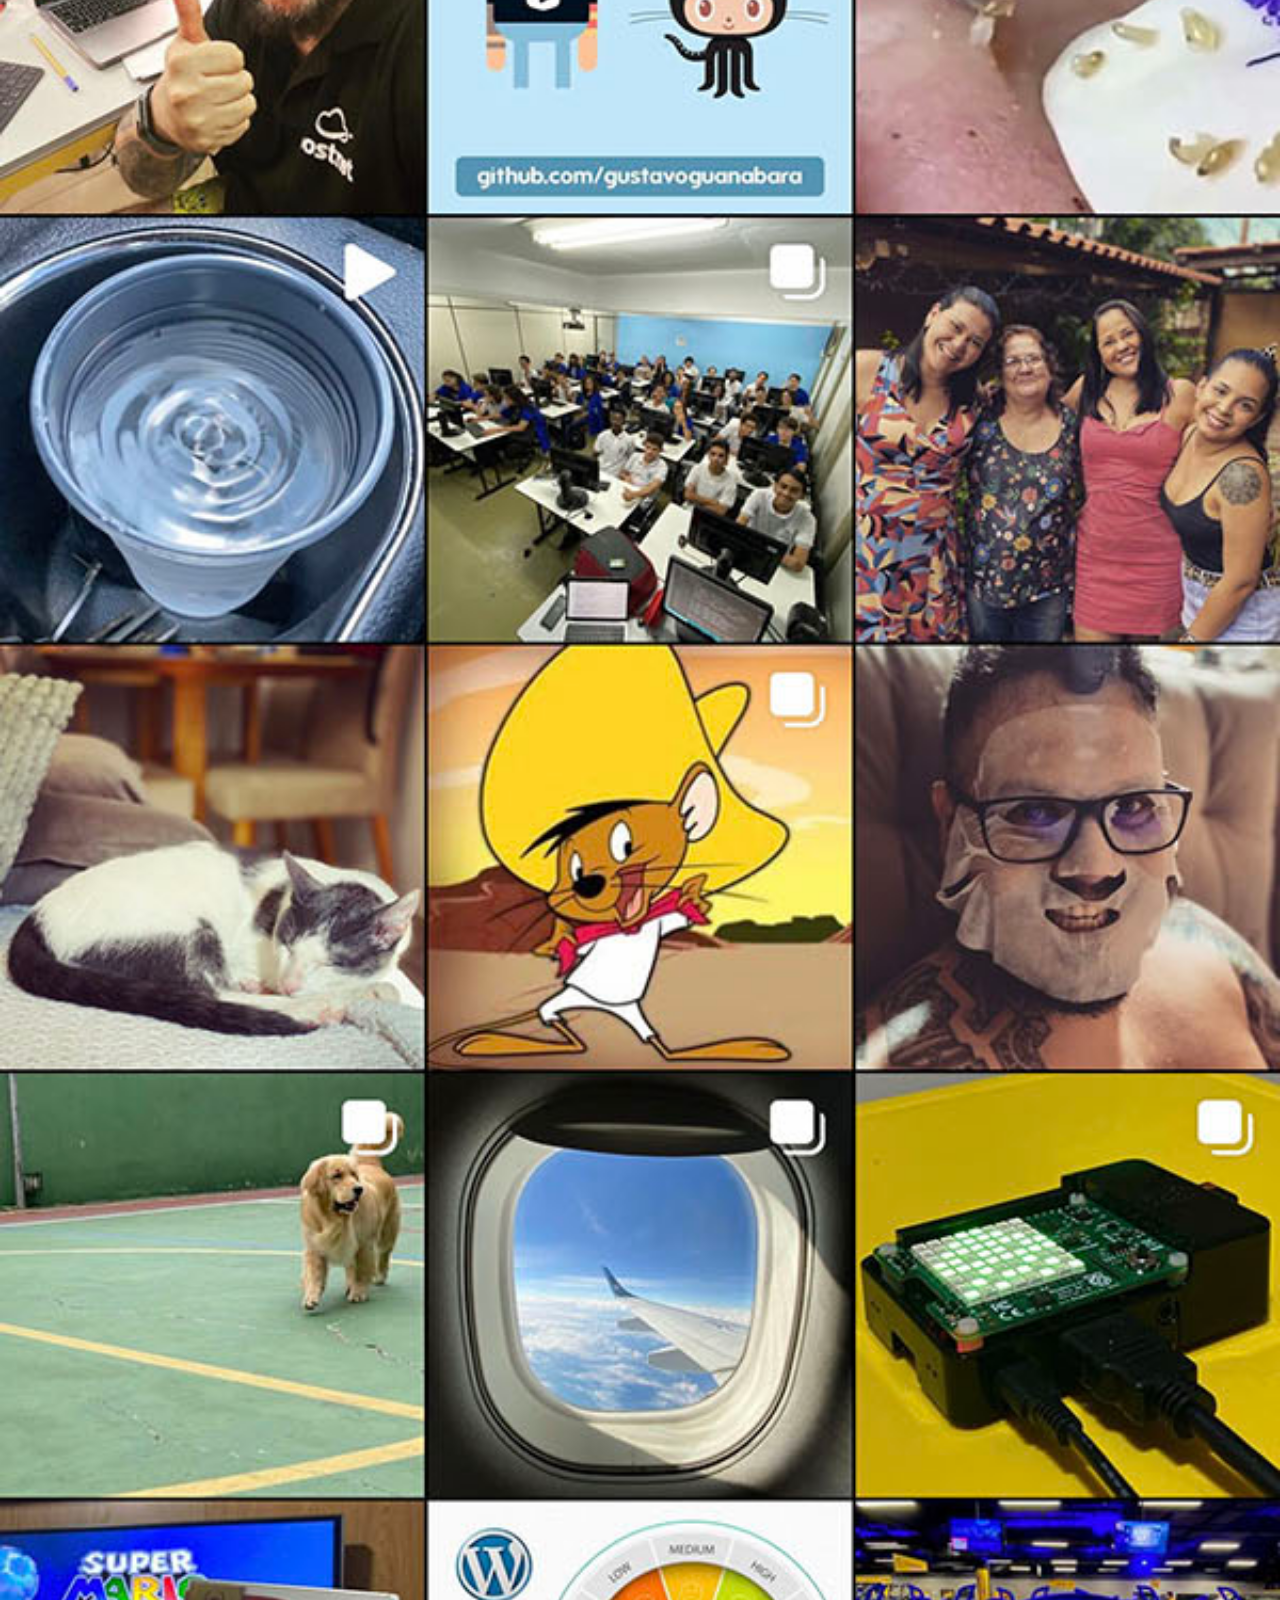
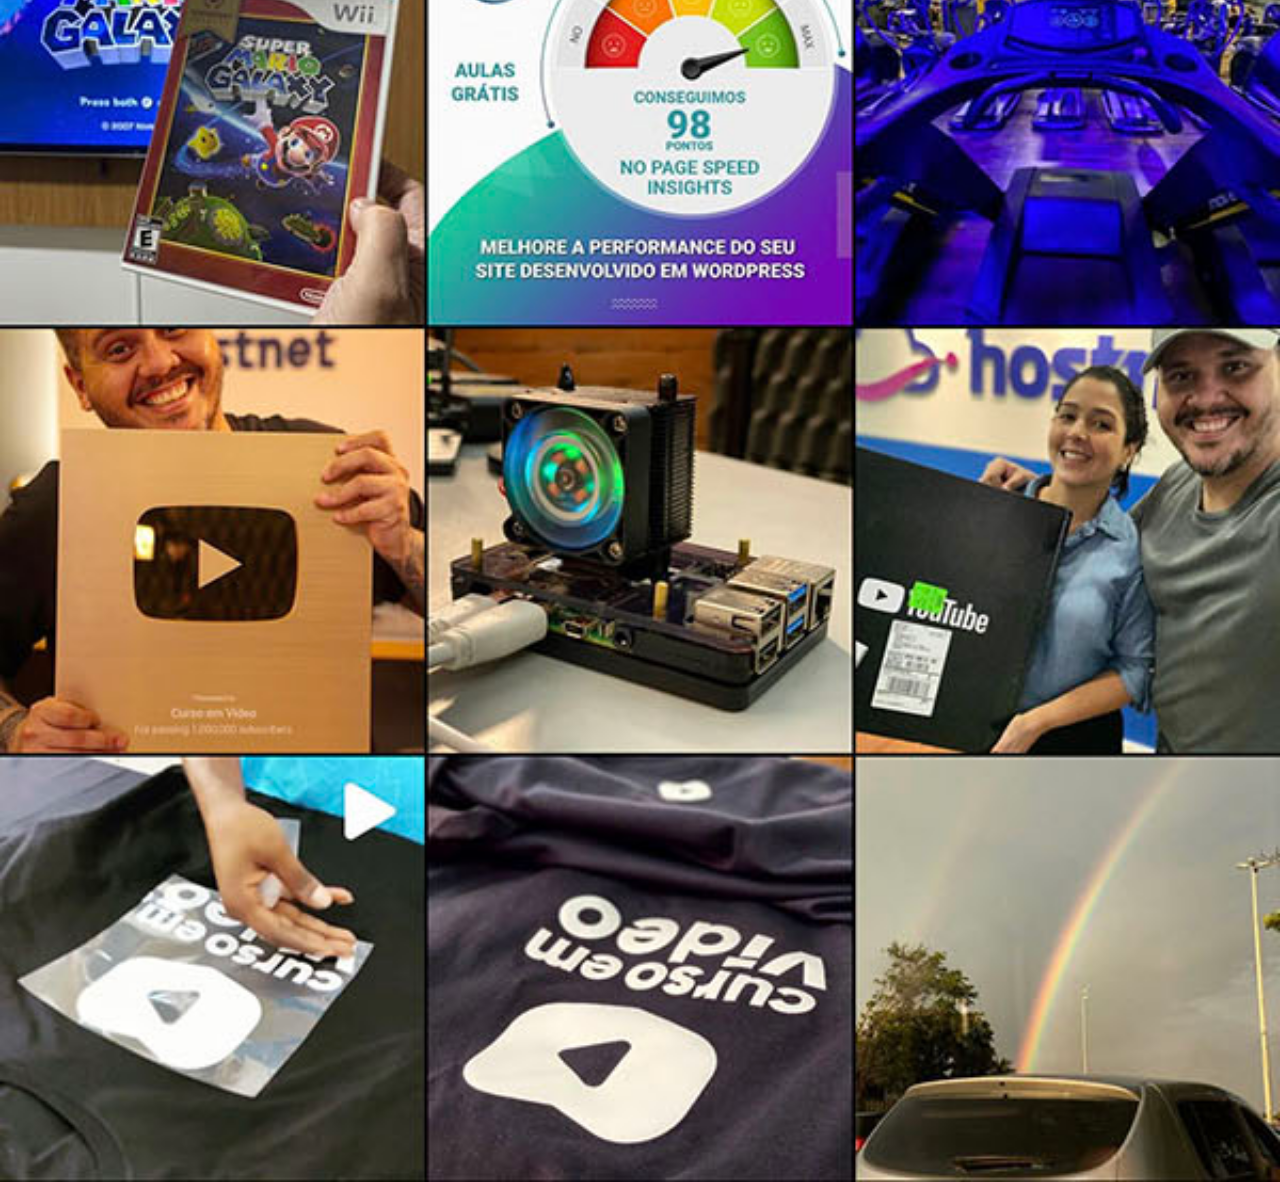
<file: instagram.html>
<!DOCTYPE html>
<html lang="en">
<head>
    <meta charset="UTF-8">
    <meta name="viewport" content="width=device-width, initial-scale=1.0">
    <link rel="stylesheet" href="Estilos/styleIframe.css">
    <title>Document</title>
</head>
<body>
    <img src="imagens/tela-instagram.jpg" alt="insta">
</body>
</html>
</file>
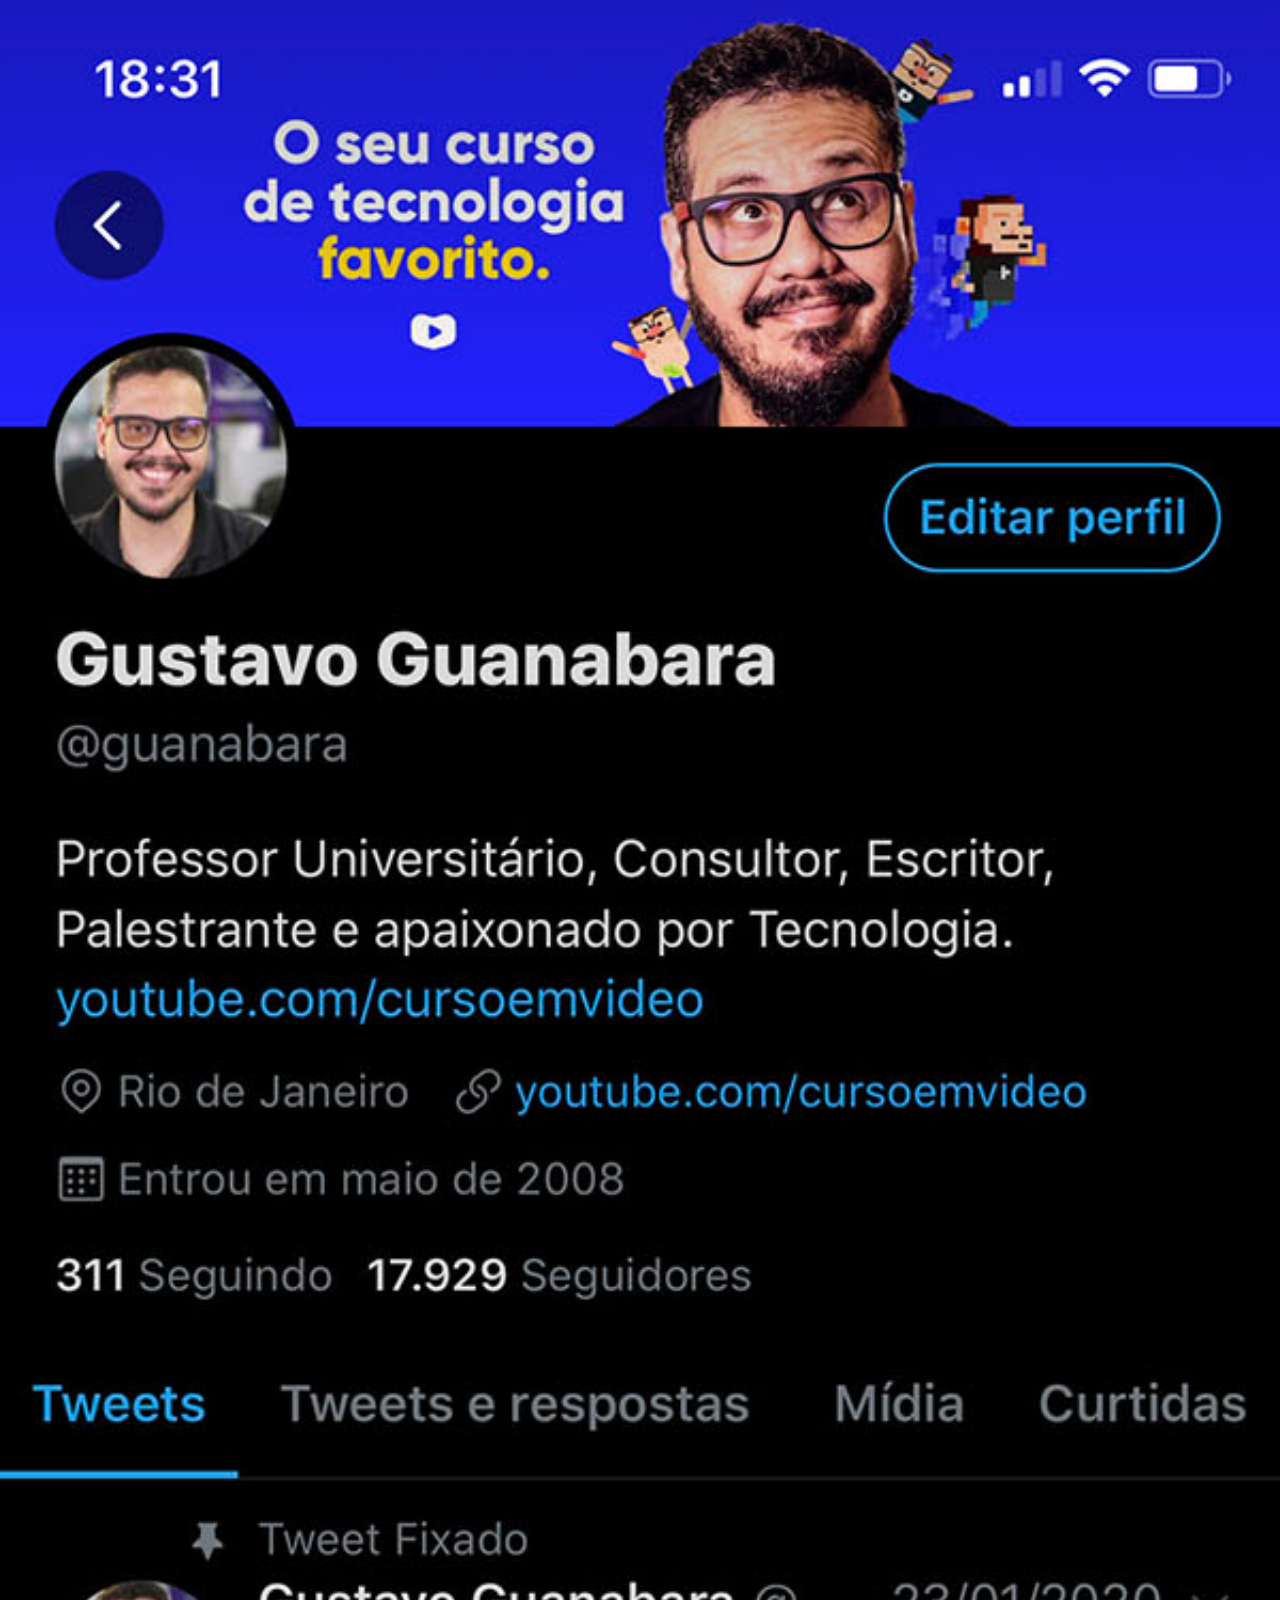
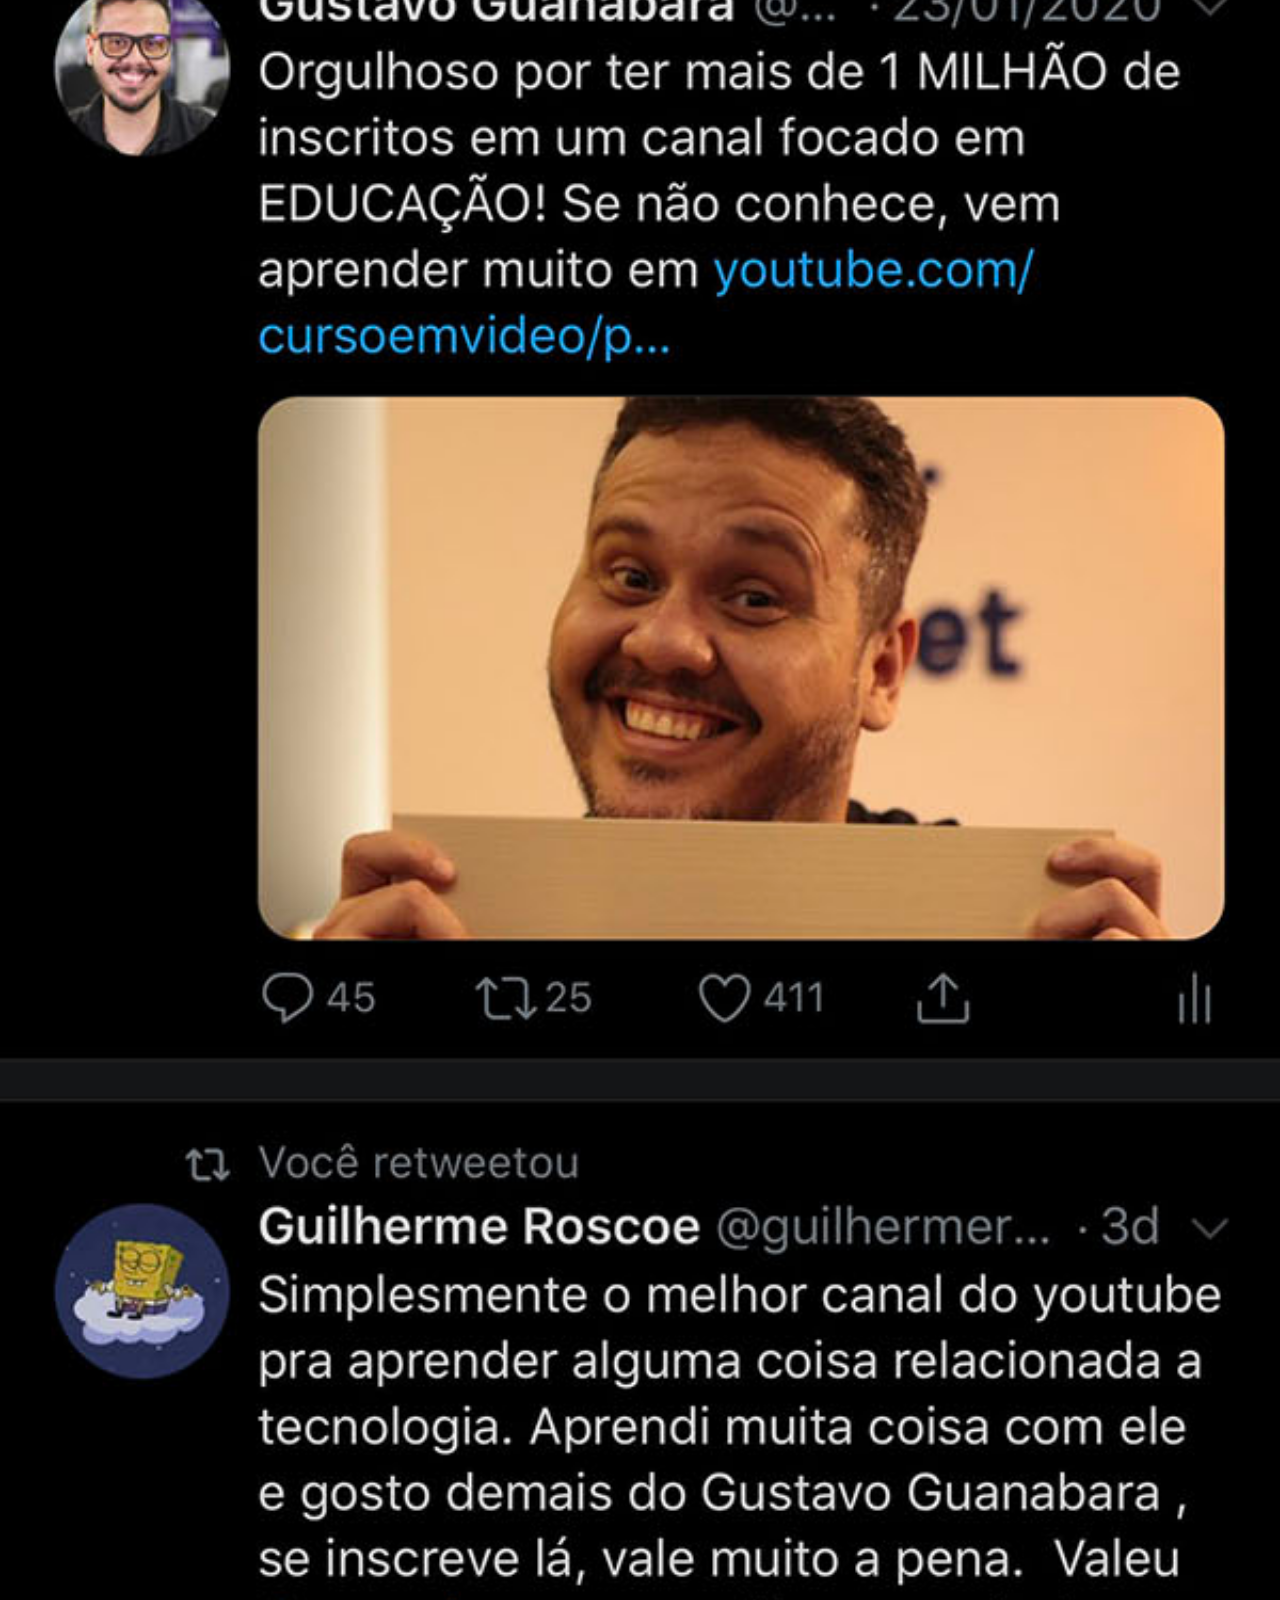
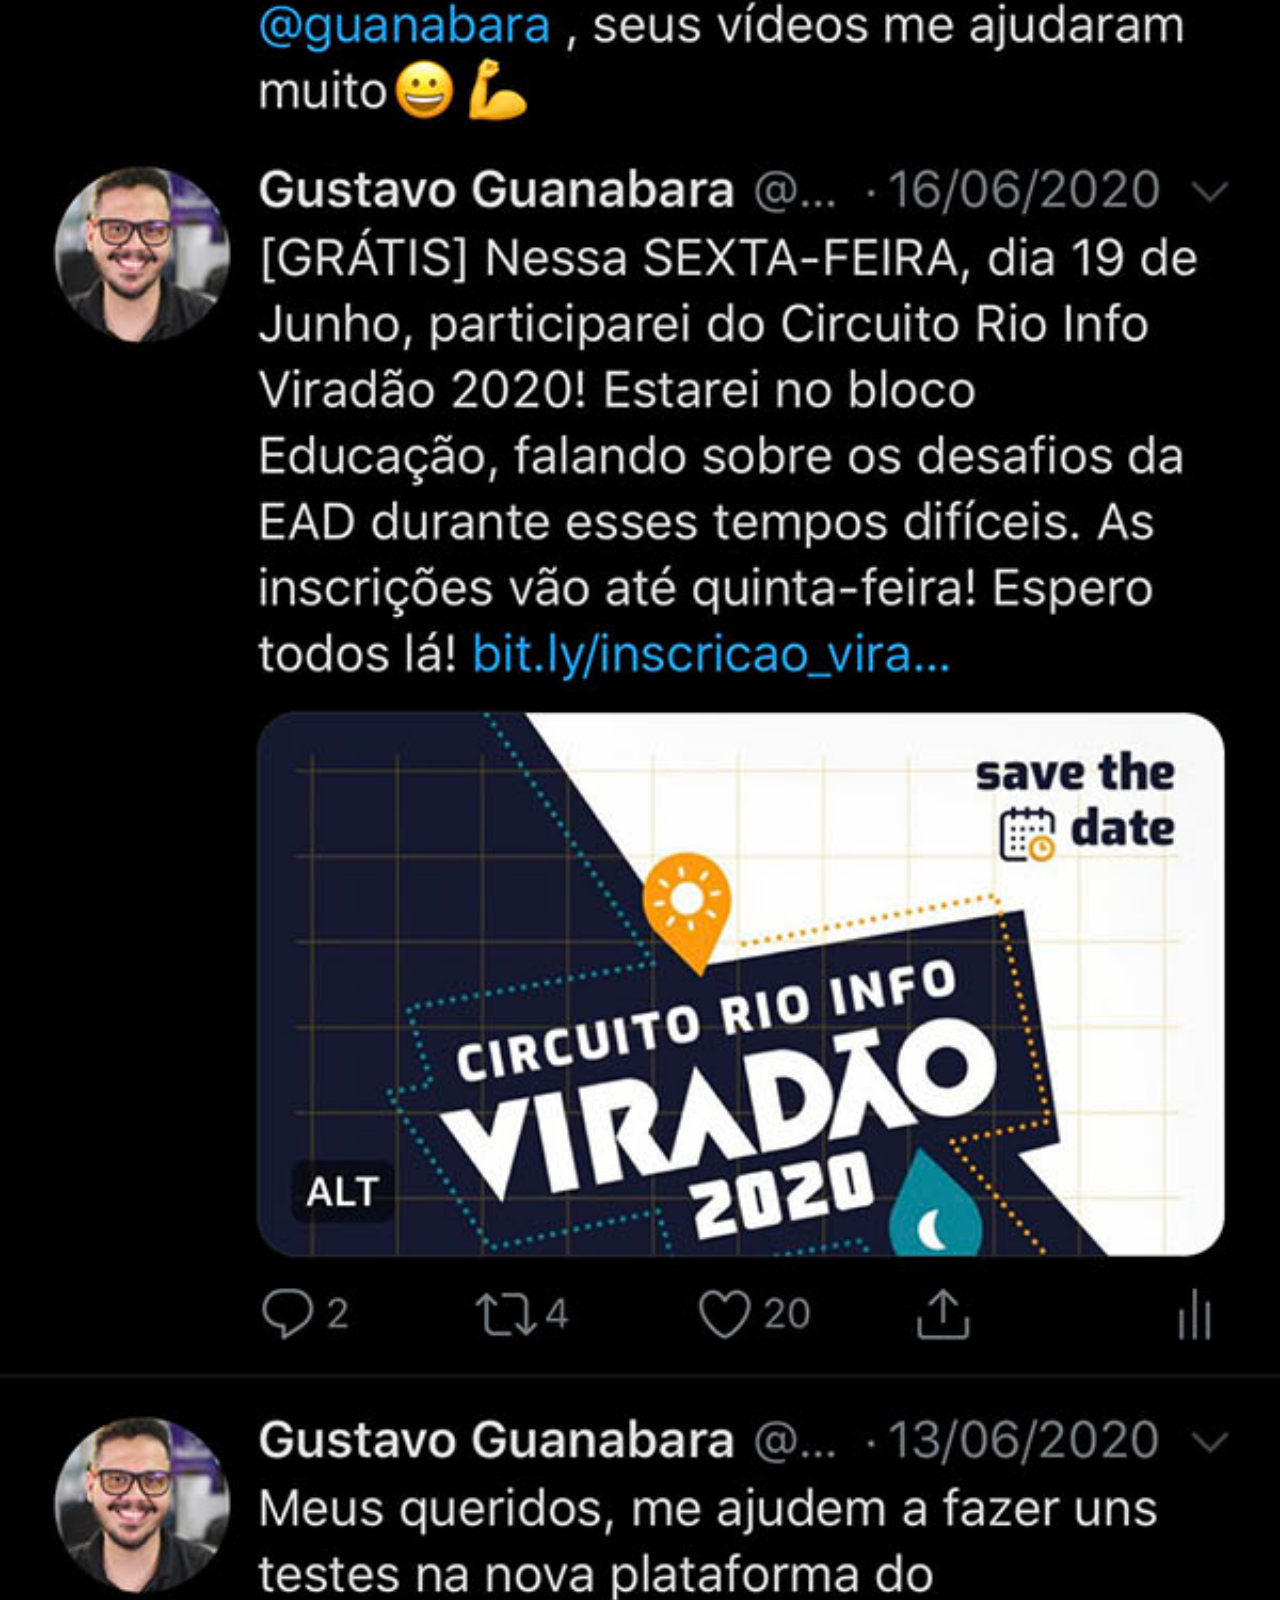
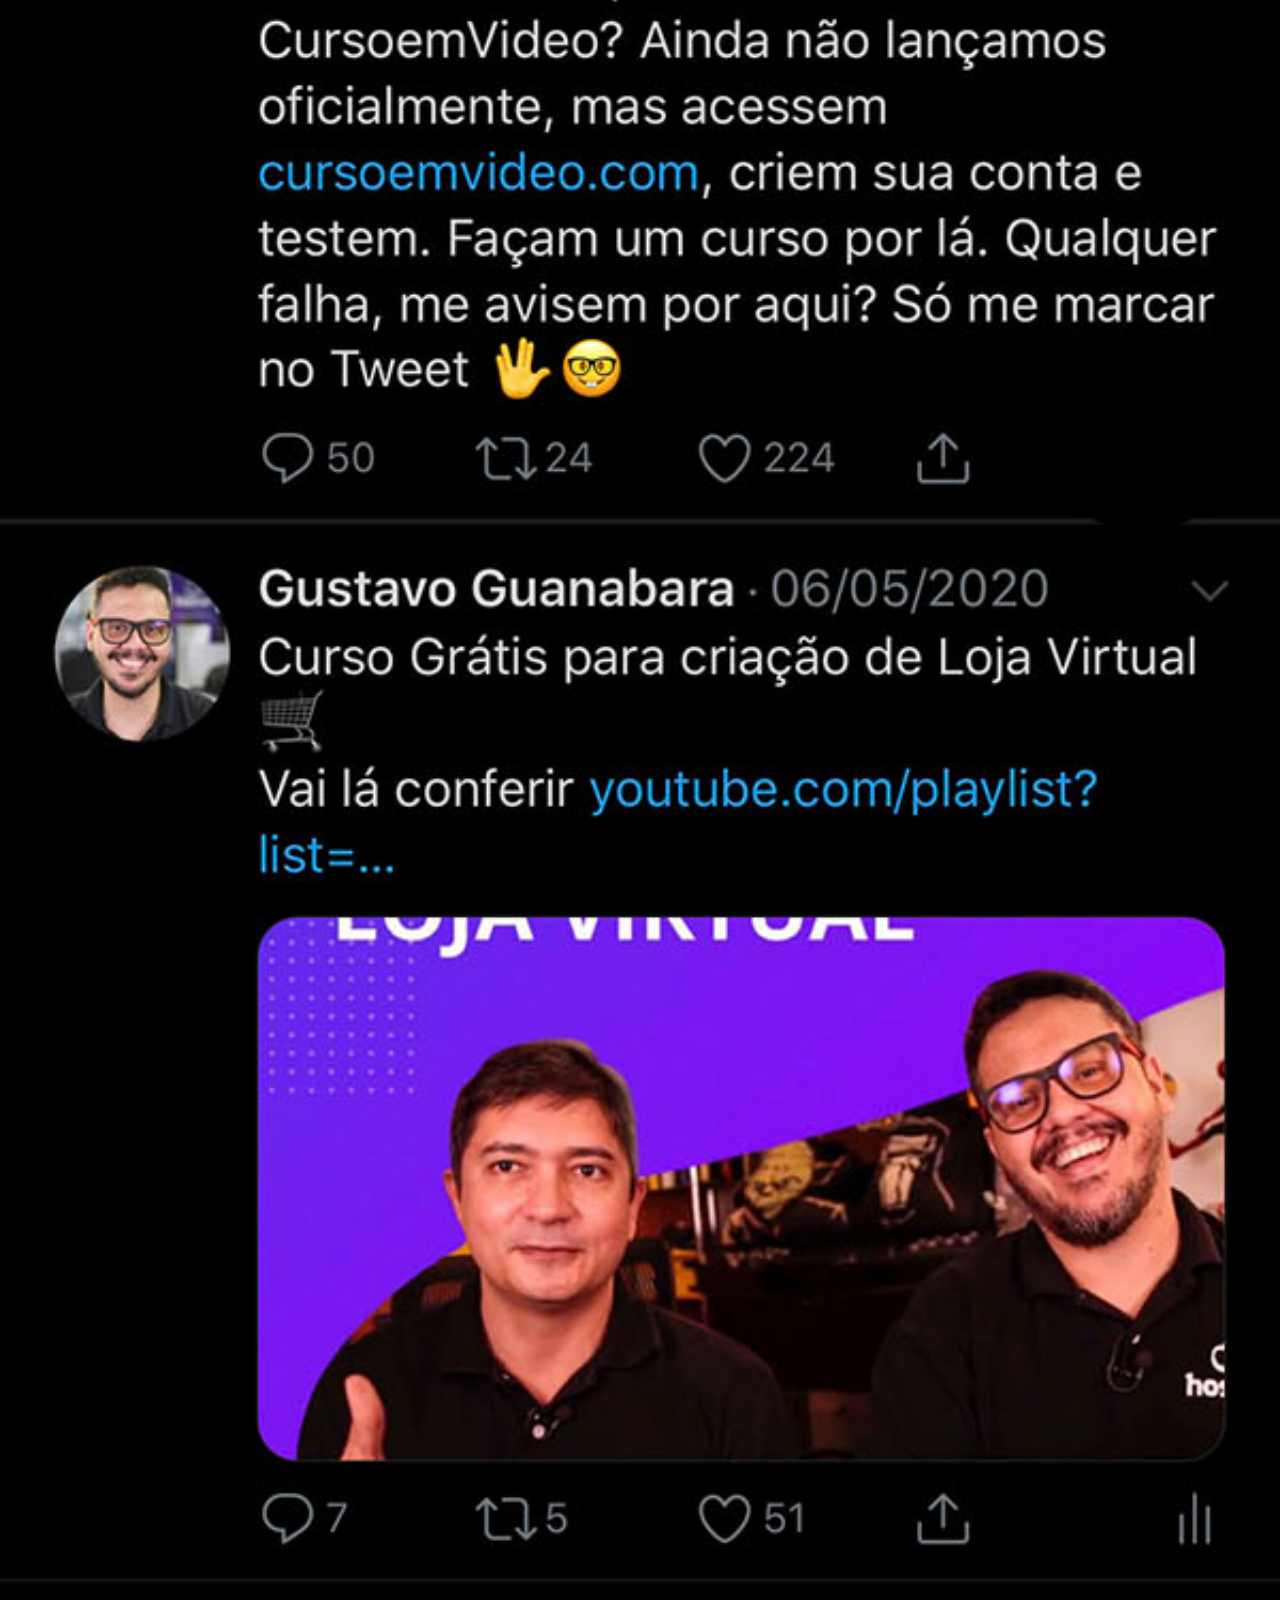
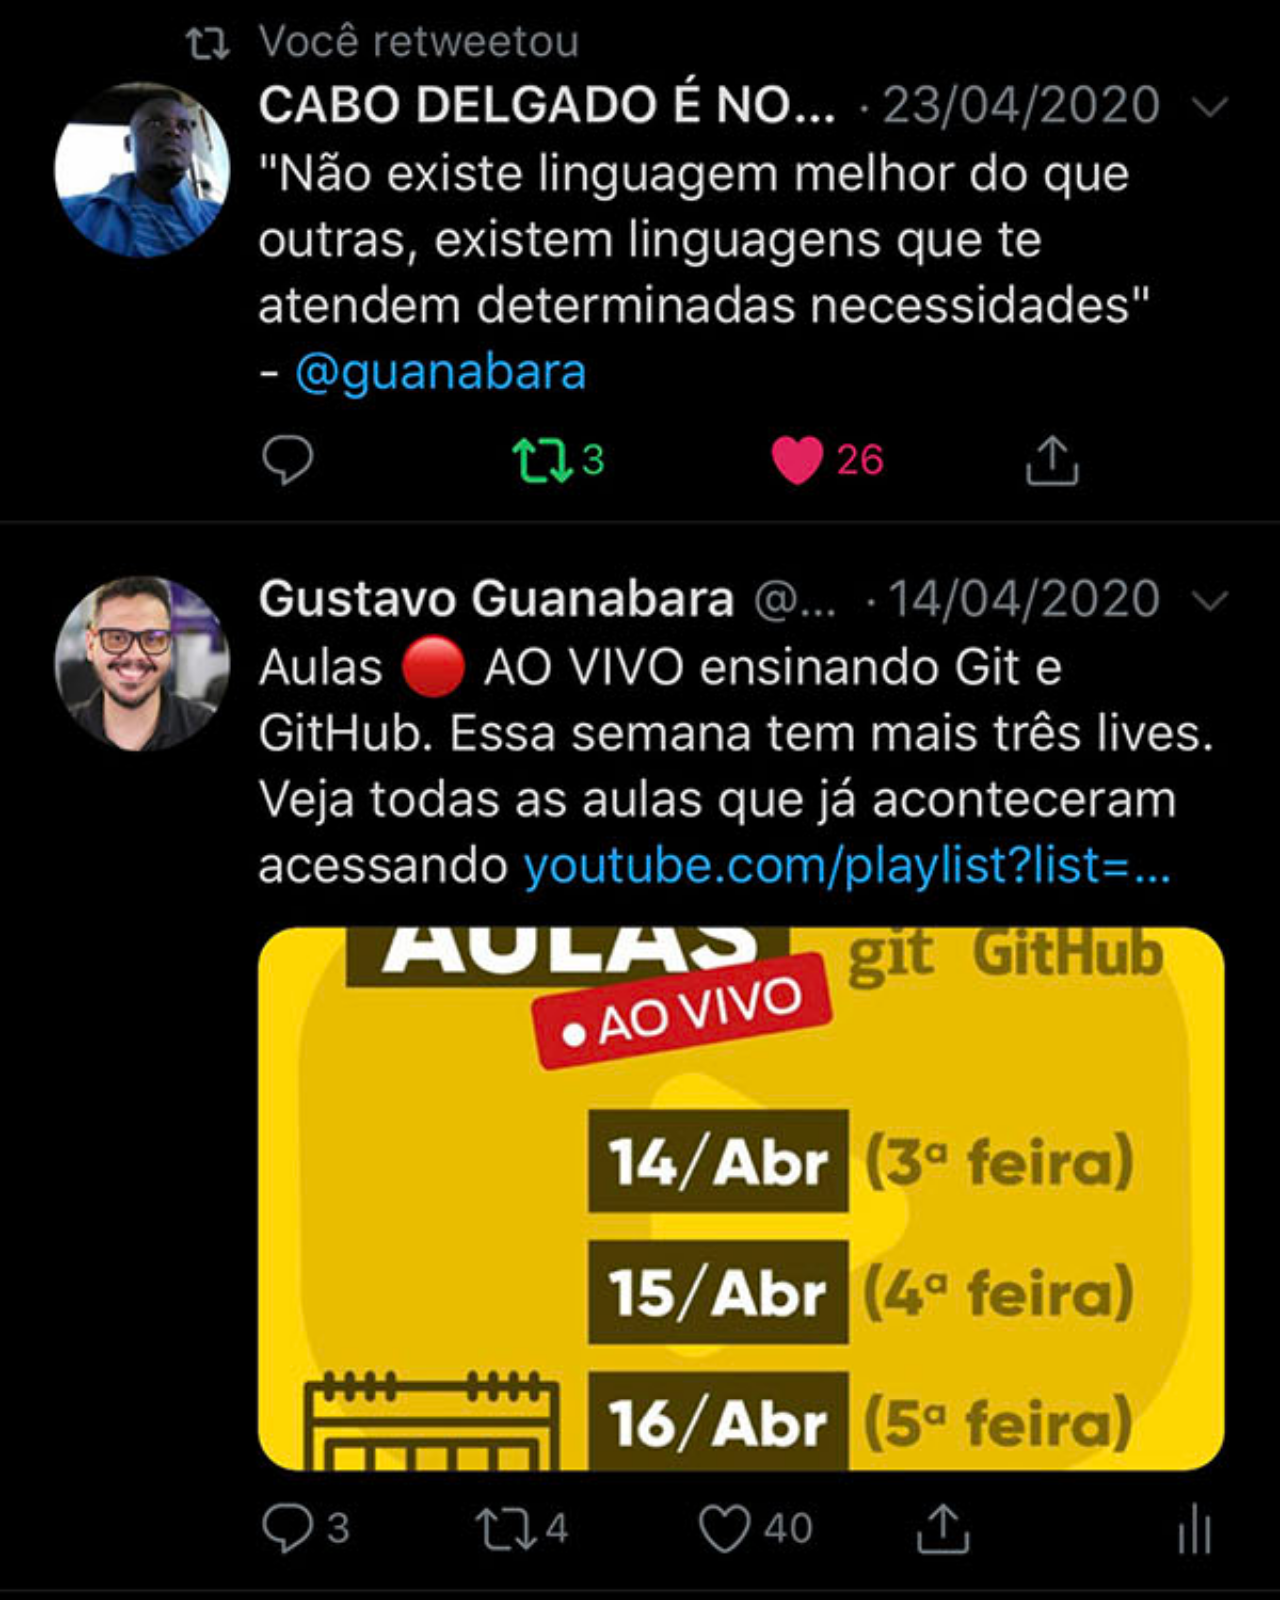
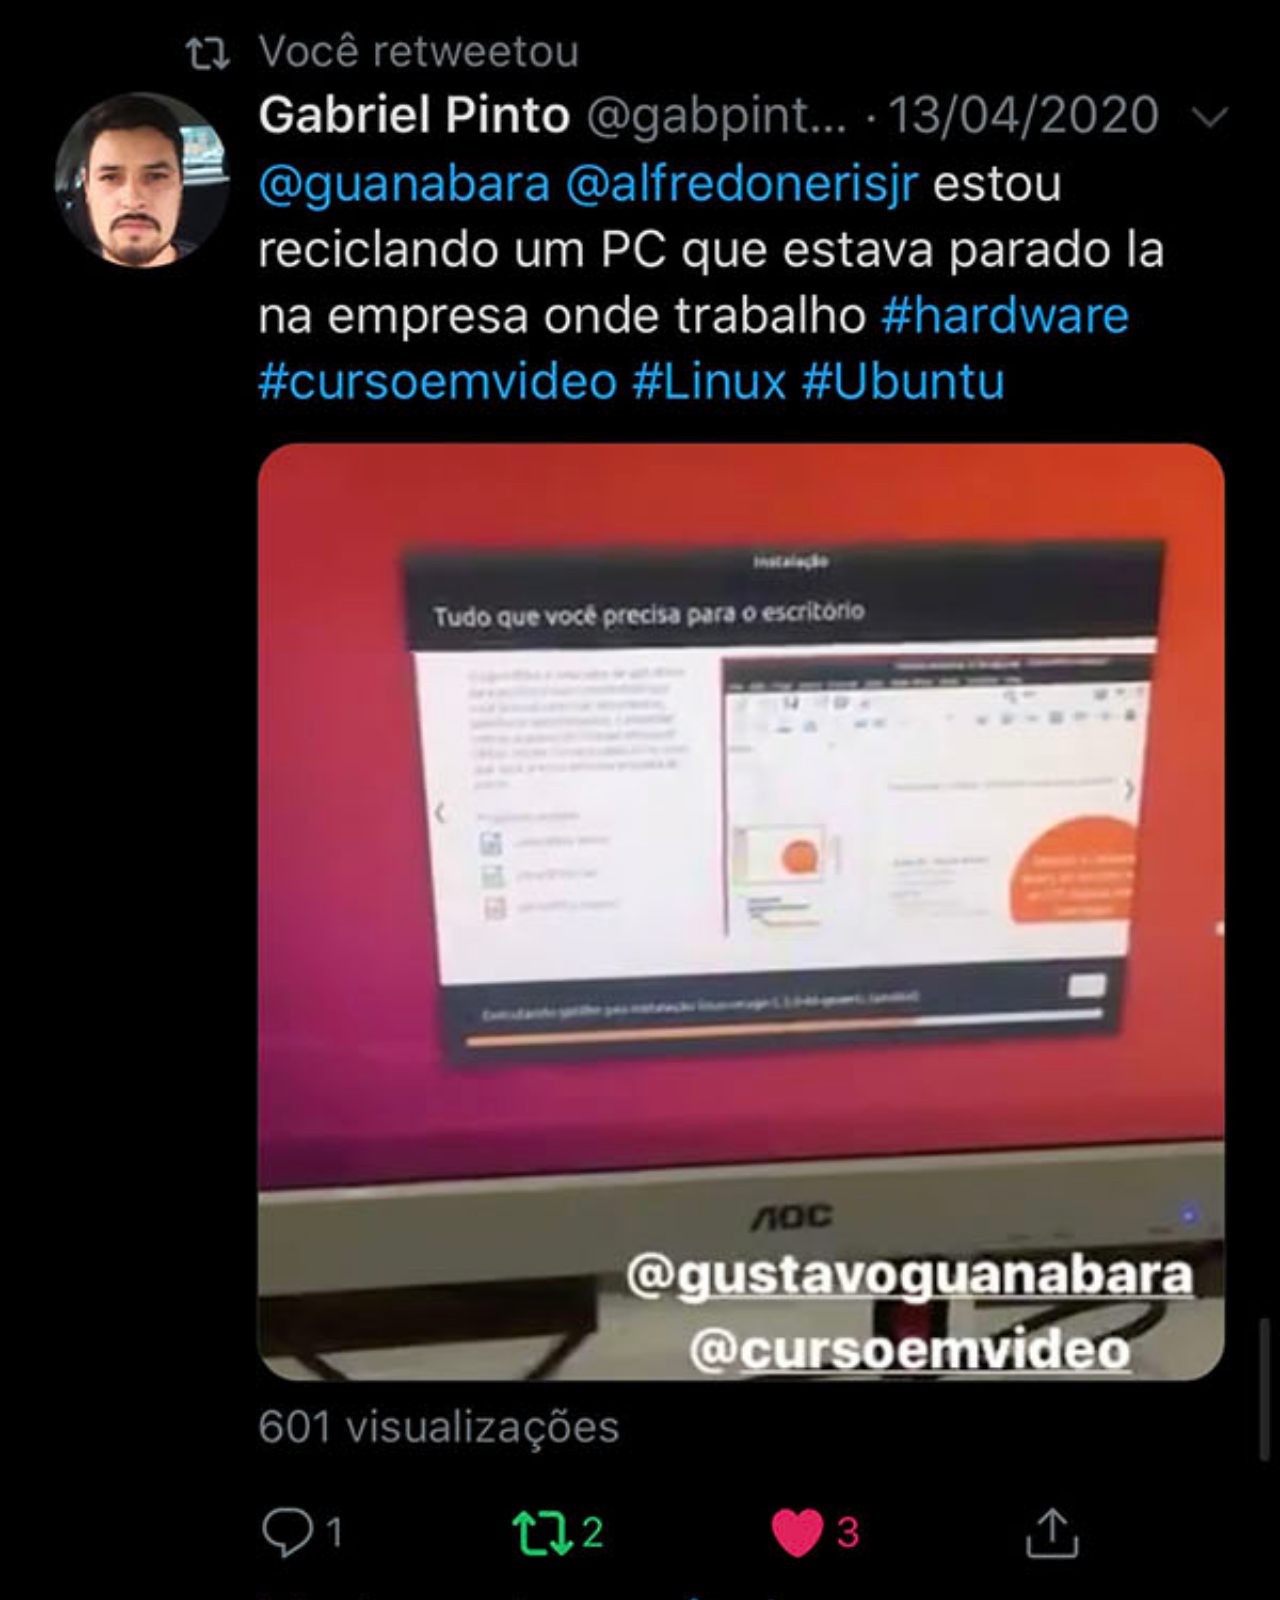
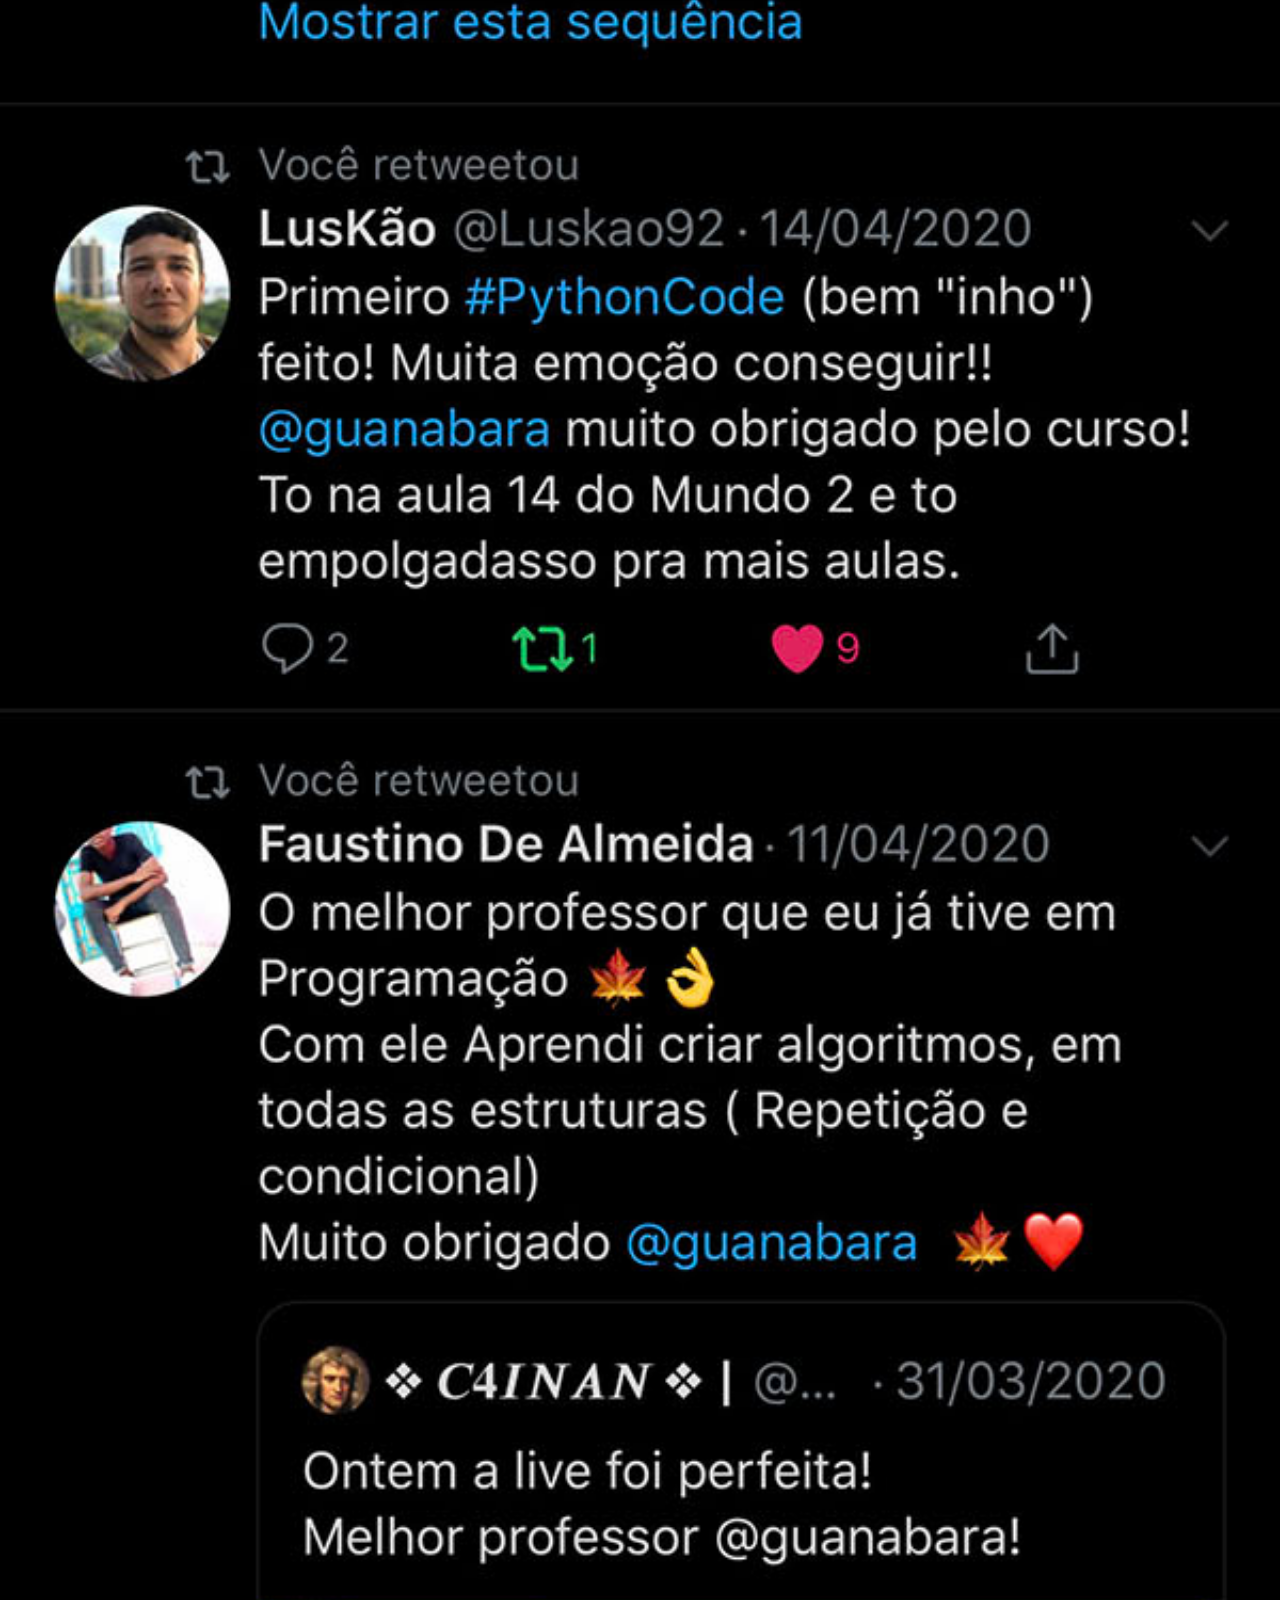
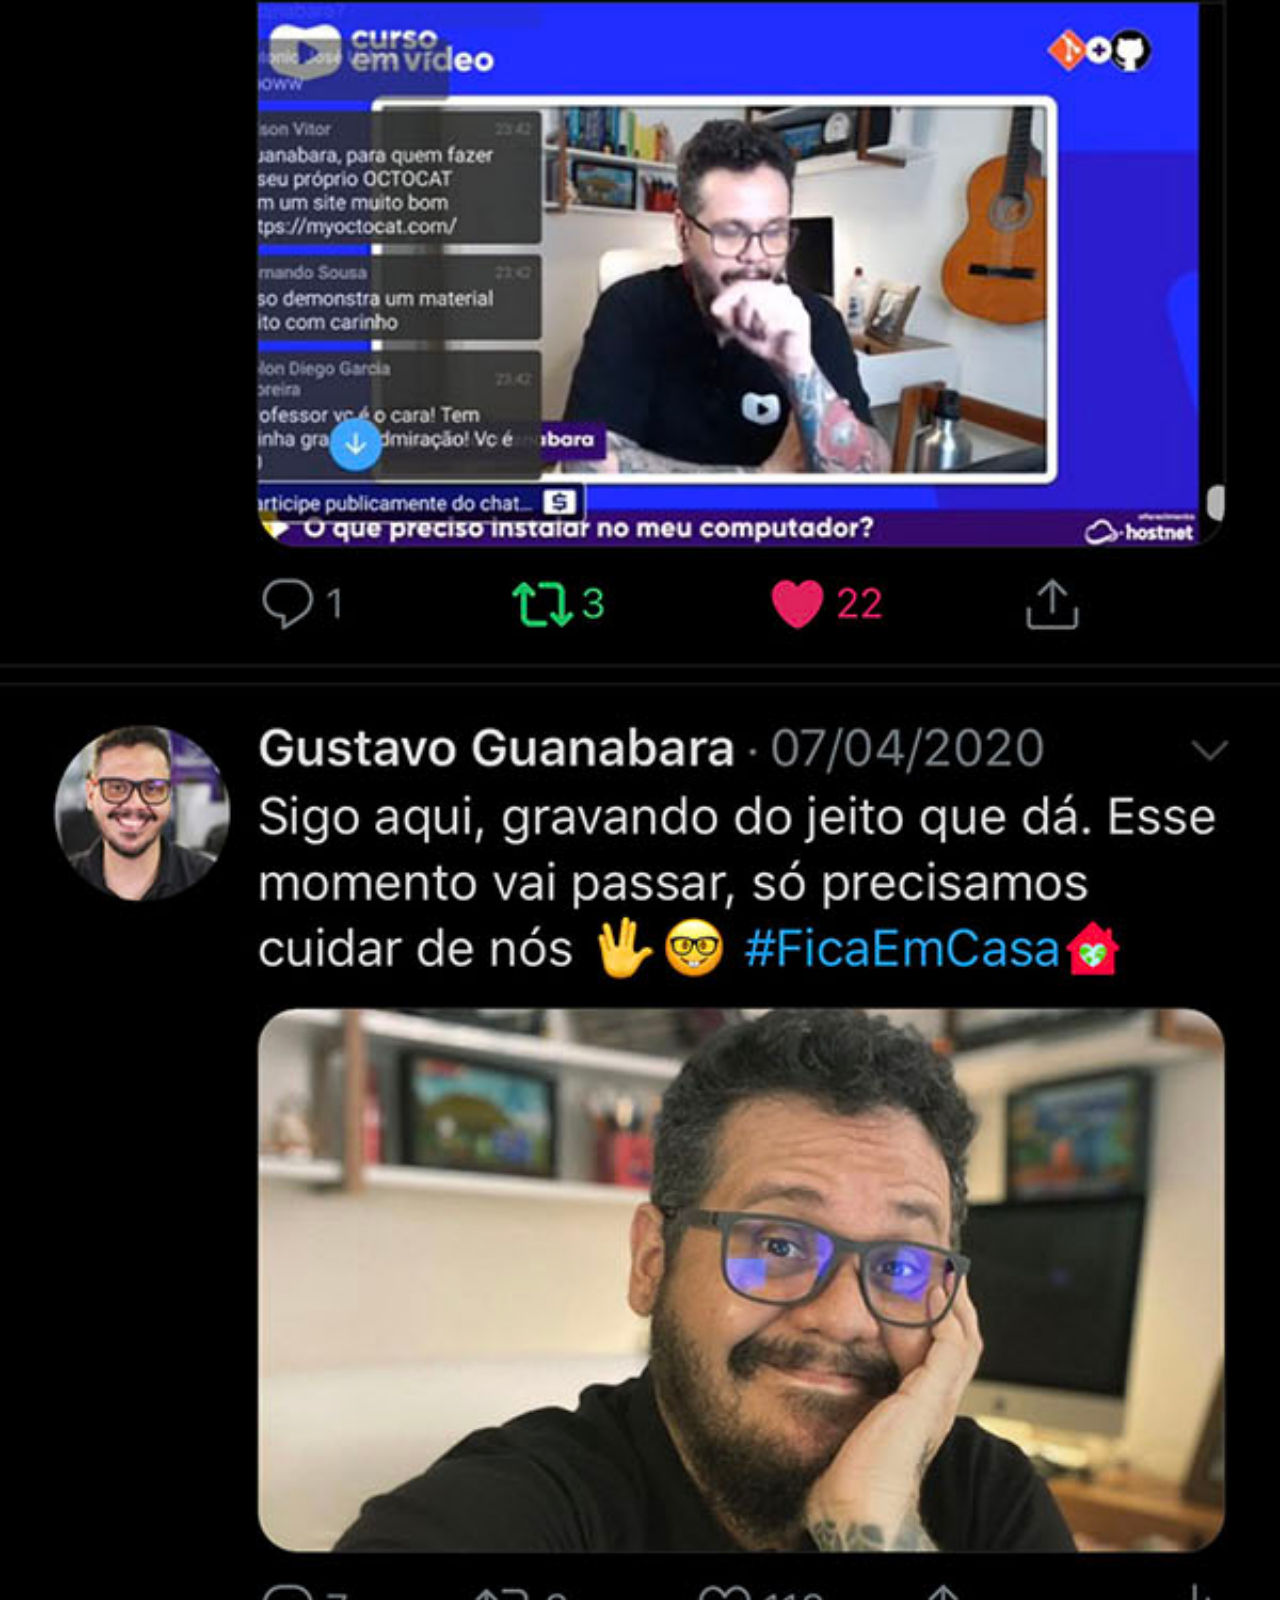
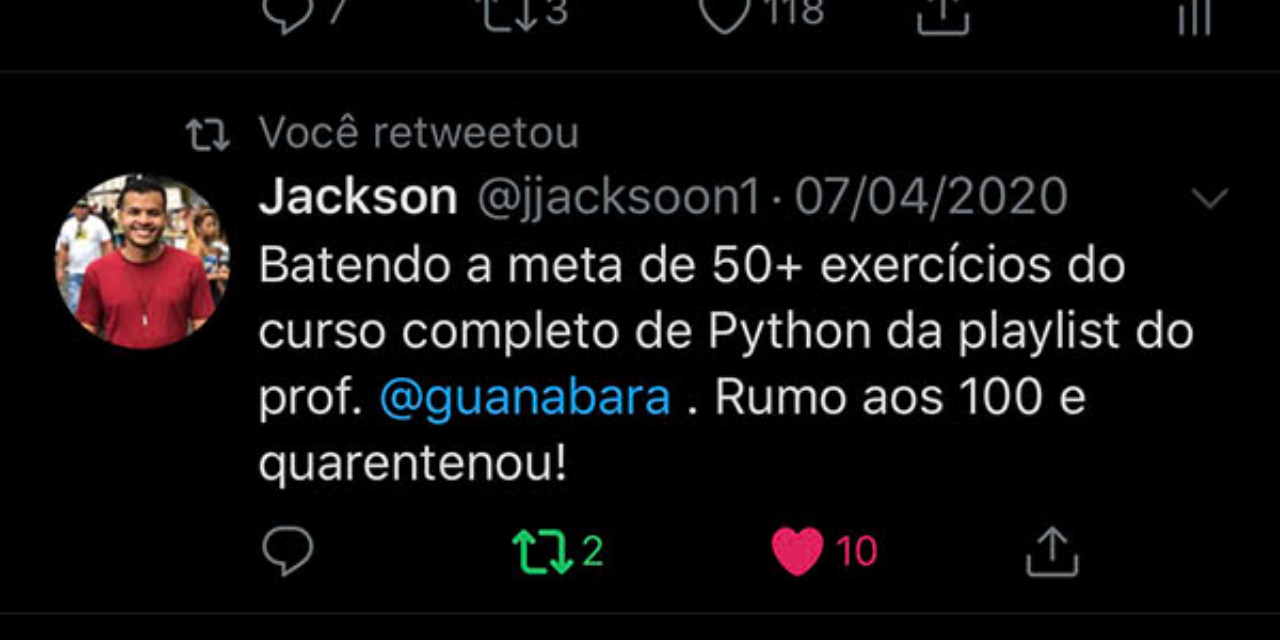
<file: twitter.html>
<!DOCTYPE html>
<html lang="en">
<head>
    <meta charset="UTF-8">
    <meta name="viewport" content="width=device-width, initial-scale=1.0">

    <link rel="stylesheet" href="Estilos/styleIframe.css">
    <title>Document</title>
</head>
<body>
    <img src="imagens/tela-twitter.jpg" alt="twitter">
</body>
</html>
</file>
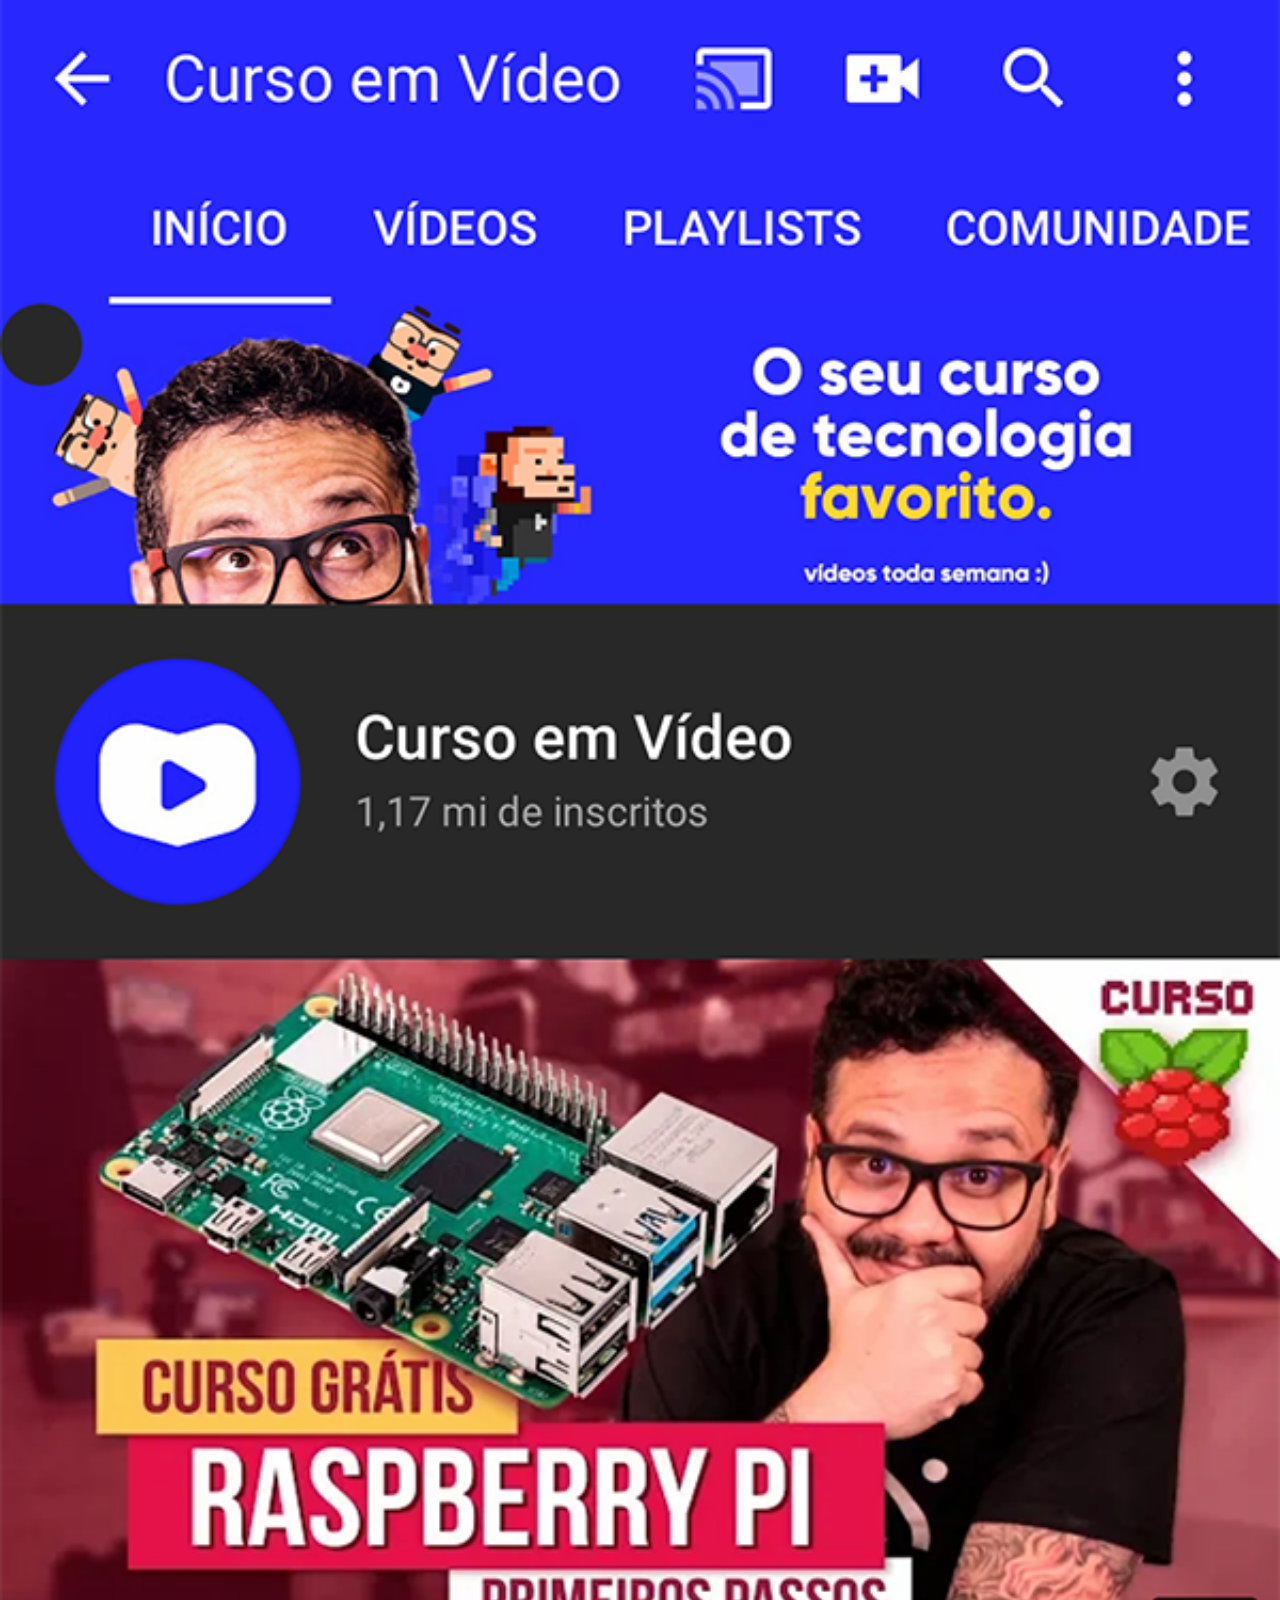
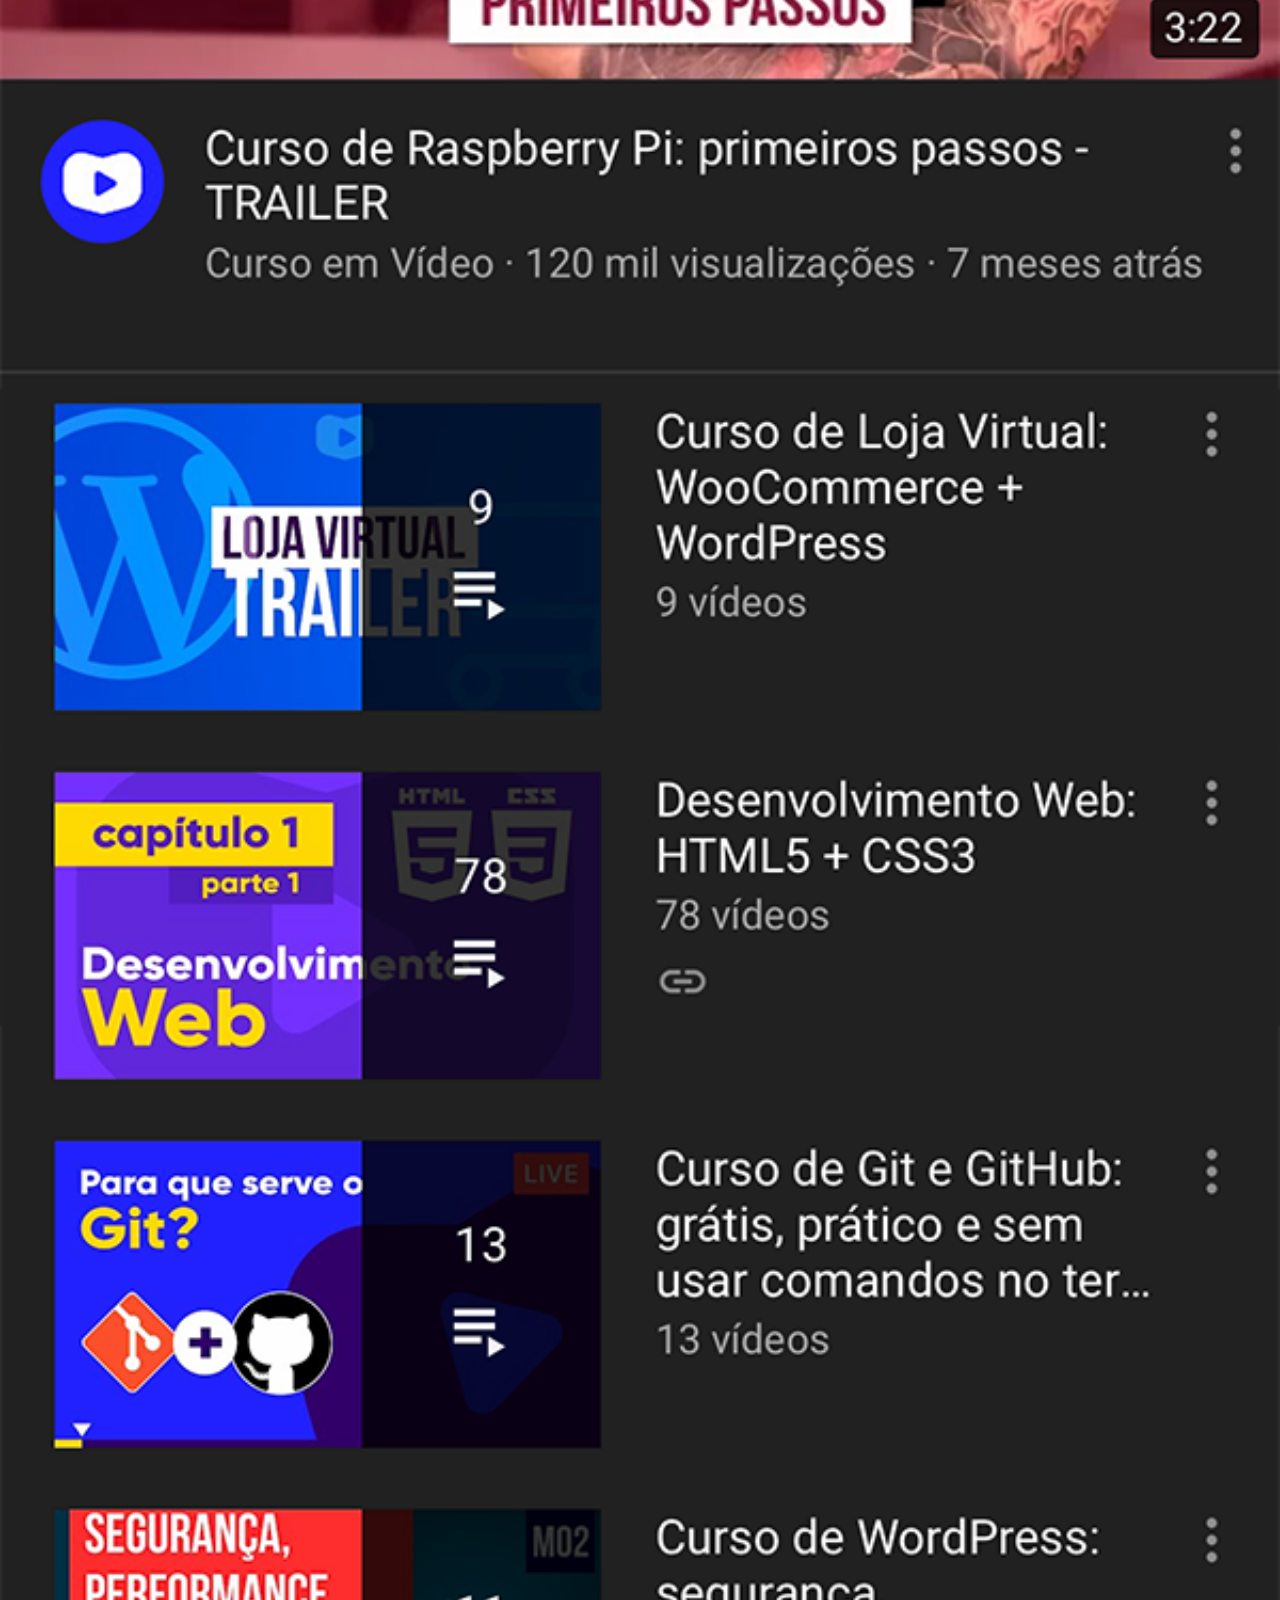
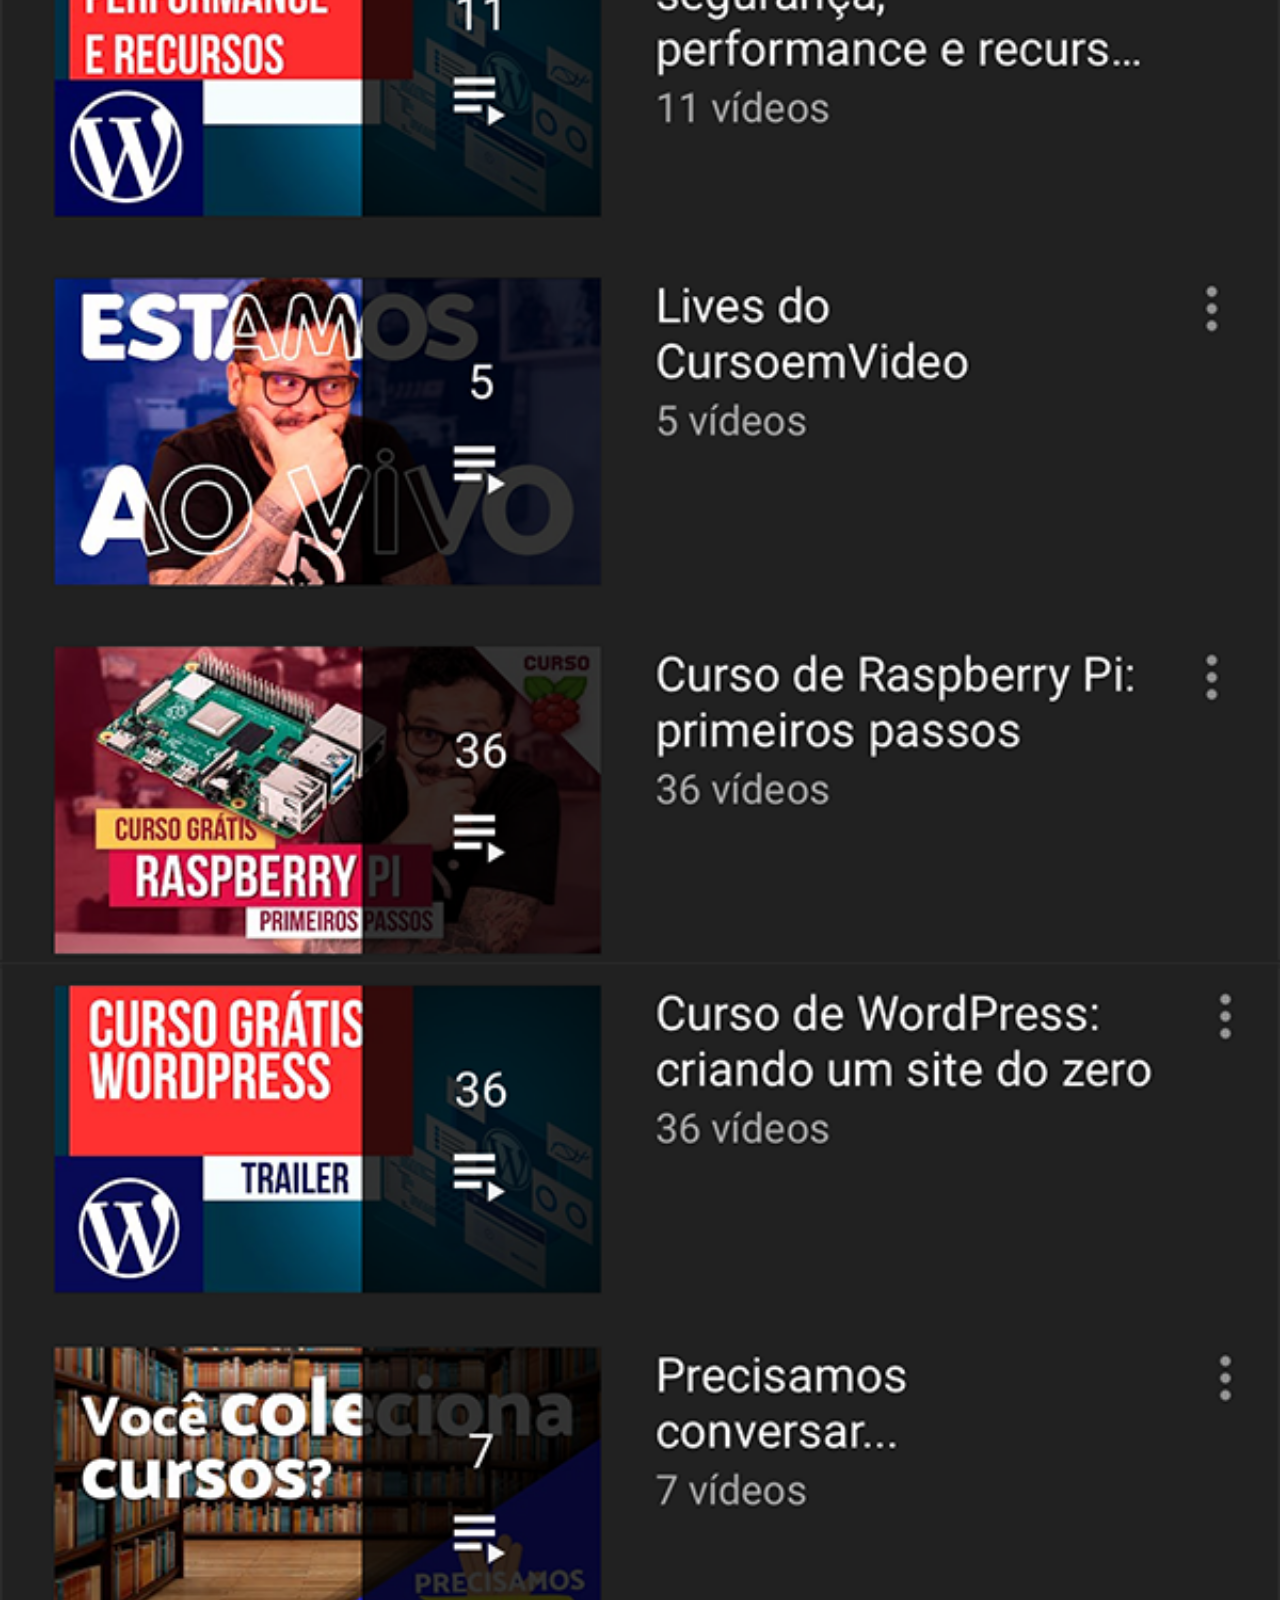
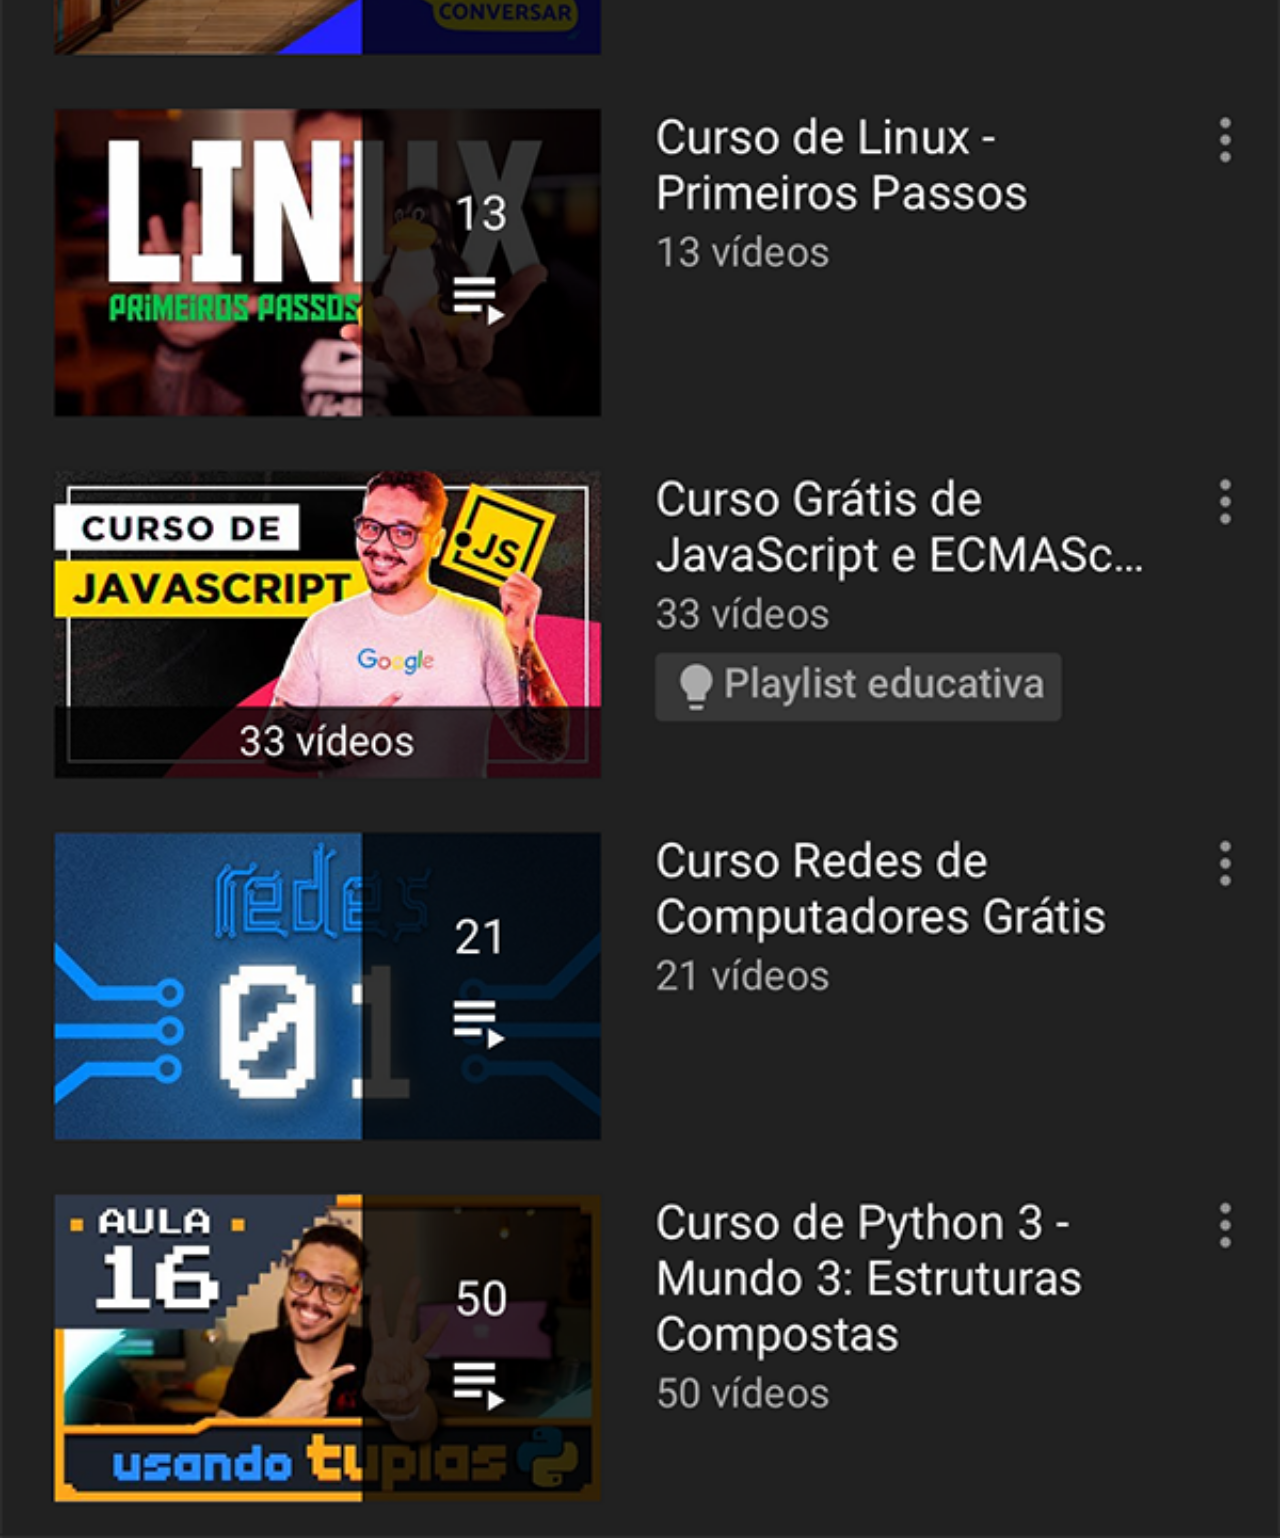
<file: youtube.html>
<!DOCTYPE html>
<html lang="pt-br">
<head>
    <meta charset="UTF-8">
    <meta name="viewport" content="width=device-width, initial-scale=1.0">

    <link rel="stylesheet" href="Estilos/styleIframe.css">
    <title>Document</title>
</head>
<body>

    <img src="imagens/tela-youtube.png" alt="youtube">
</body>
</html>
</file>
<file: Estilos/style.css>
@charset 'UTF-8';

*{
    margin: 0px;
    padding: 0px;
    font-family: Arial, Helvetica, sans-serif;
}

html,body{
    height: 100vh;
    width: 100vw;
    background-color: black ;
}

::-webkit-scrollbar{
    width: 0px;
    height: 0px;
}

body{
    background-image: url('../imagens/fundo-madeira.jpg');
    background-repeat: no-repeat;
    background-size: cover;
    background-position: top center;
    background-attachment: fixed;
    padding-top: 10px;
    
   
}

main{

    height: 100vh;
    position: relative;
    
}

#telefone{
    height: 628px;
    width: 311px;
    border-radius: 47px;
    position: absolute;
    left: 50%;
    top: 50%;
    transform:translate(-50%,-50%) ;
    background-image: url('../imagens/frame-iphone.png');
    background-repeat: no-repeat;
    background-size: cover;
    
}

iframe#tela{
    position: relative;
    top: 80px;
    left: 22px;
    width: 268px;
    height: 473px;
}

section img{
    width: 50px;
    margin: 10px;
    border-radius: 50%;
    box-shadow: 2px 2px 5px black;
    box-sizing: border-box;
}

section#redesSociais img:hover{
    border: 2px solid white;
    transform: translate(-3px,-3px);
    box-shadow: 5px 5px 10px black;
    transition: 0.5s ;
}

section#redesSociais{
    text-align: right;
}
</file>
<file: Estilos/styleIframe.css>
@charset "UTF-8";

 *{
    margin: 0px;
    padding: 0px;
    }

::-webkit-scrollbar{
    width: 0px;
    height: 0px;
}

        

img{
    width: 100vw;
    margin-bottom: -5px;
}
</file>
